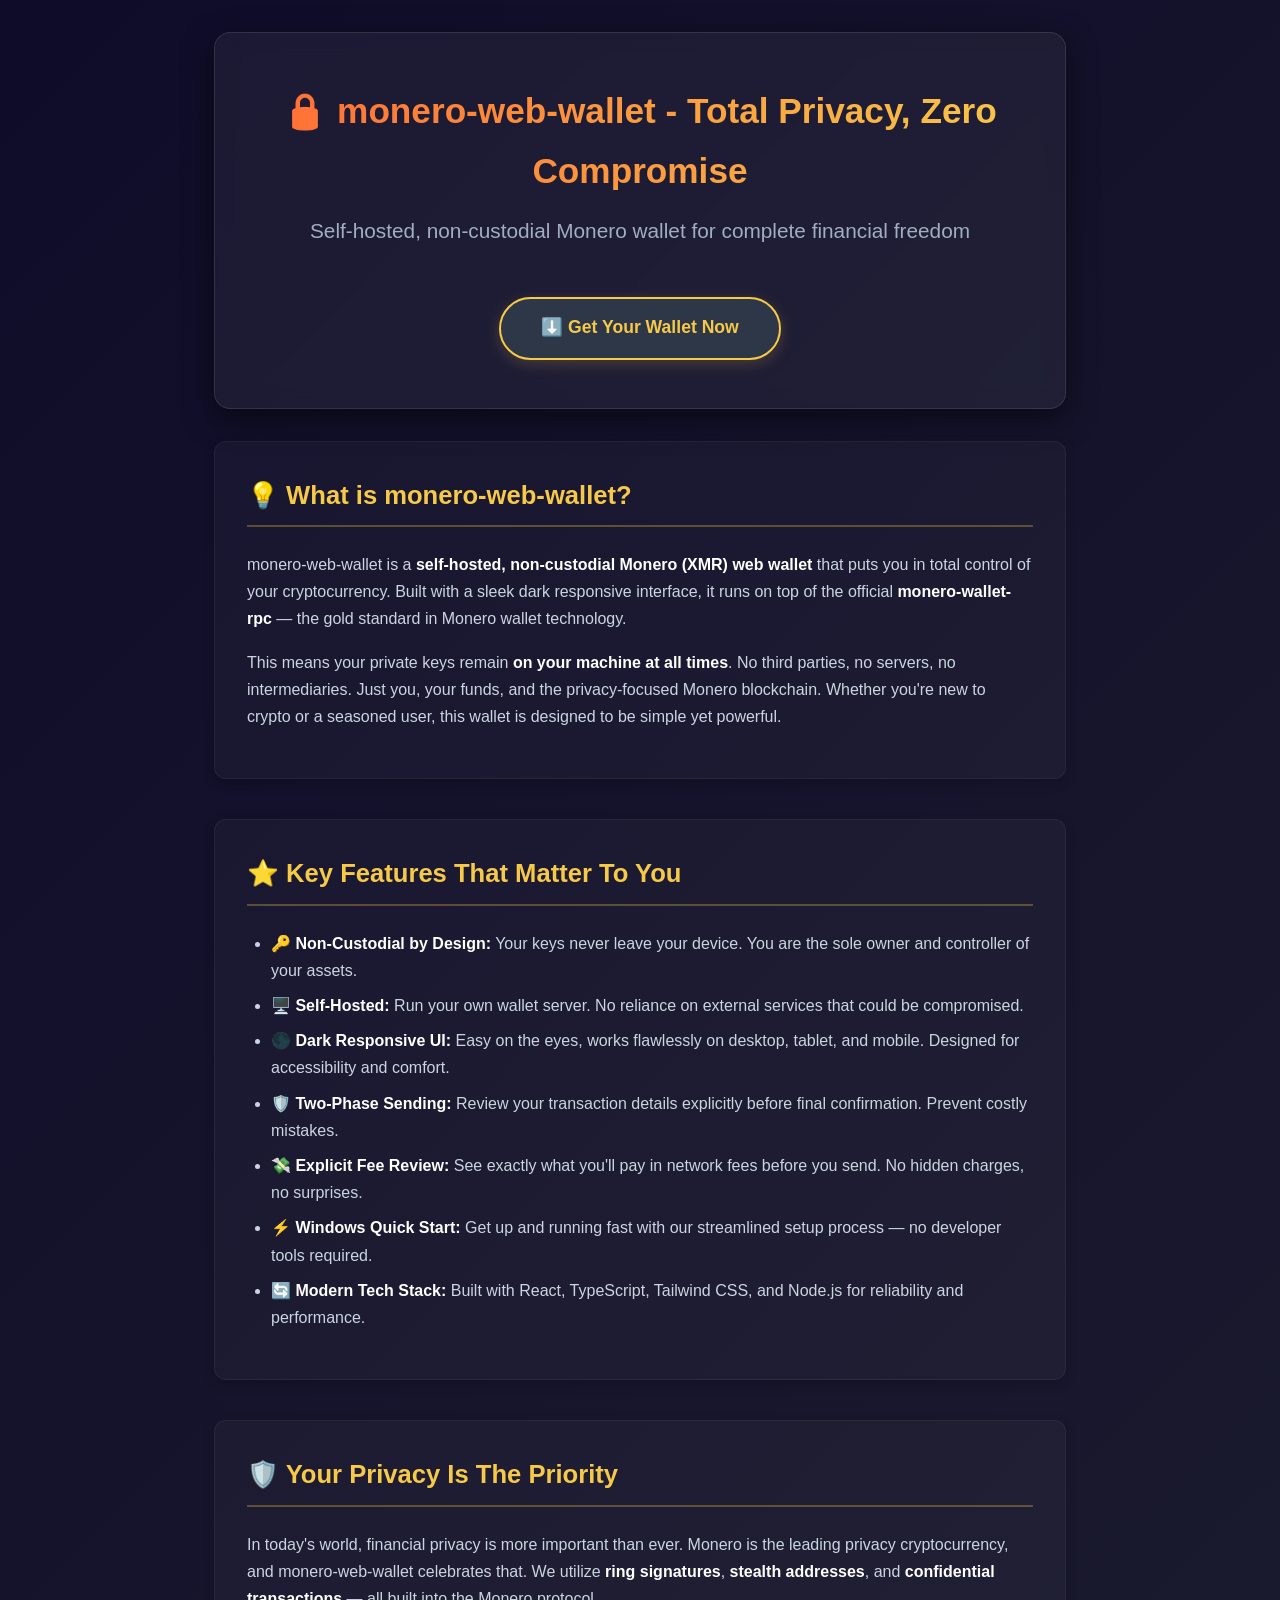
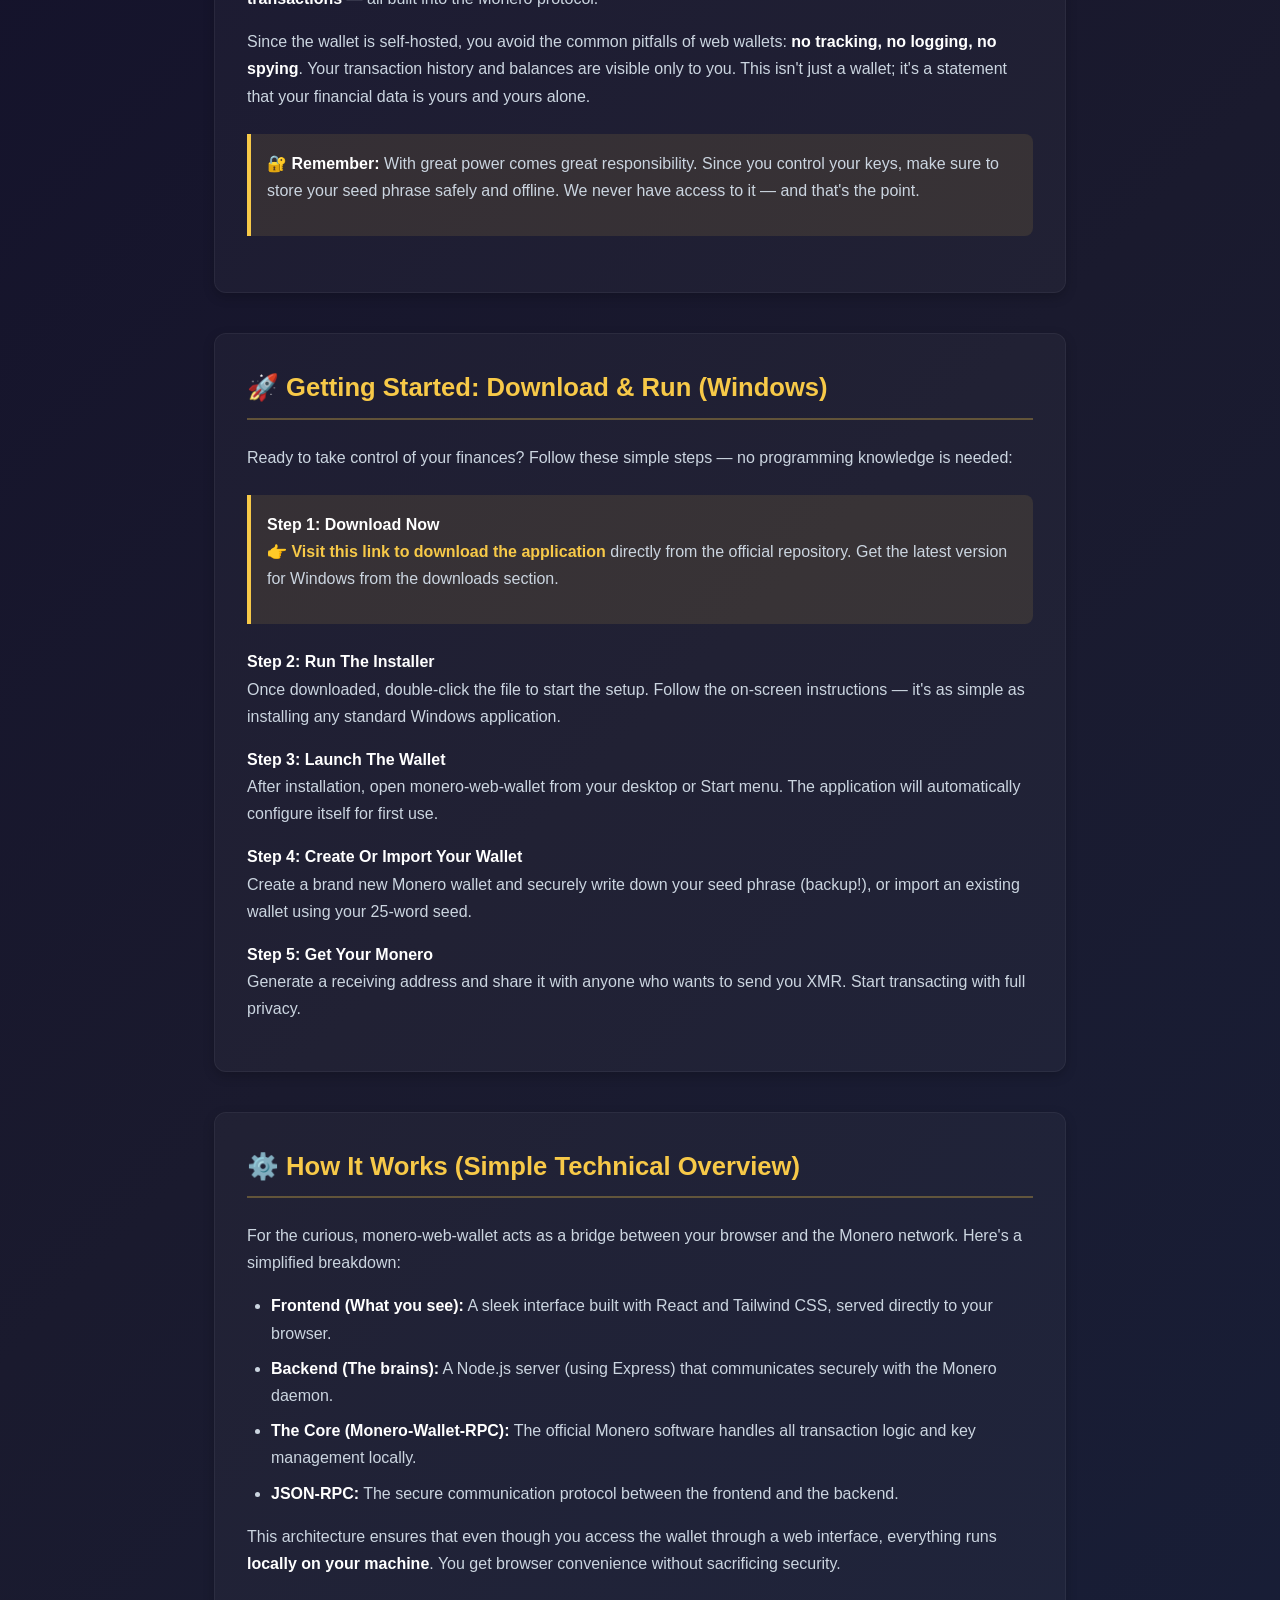
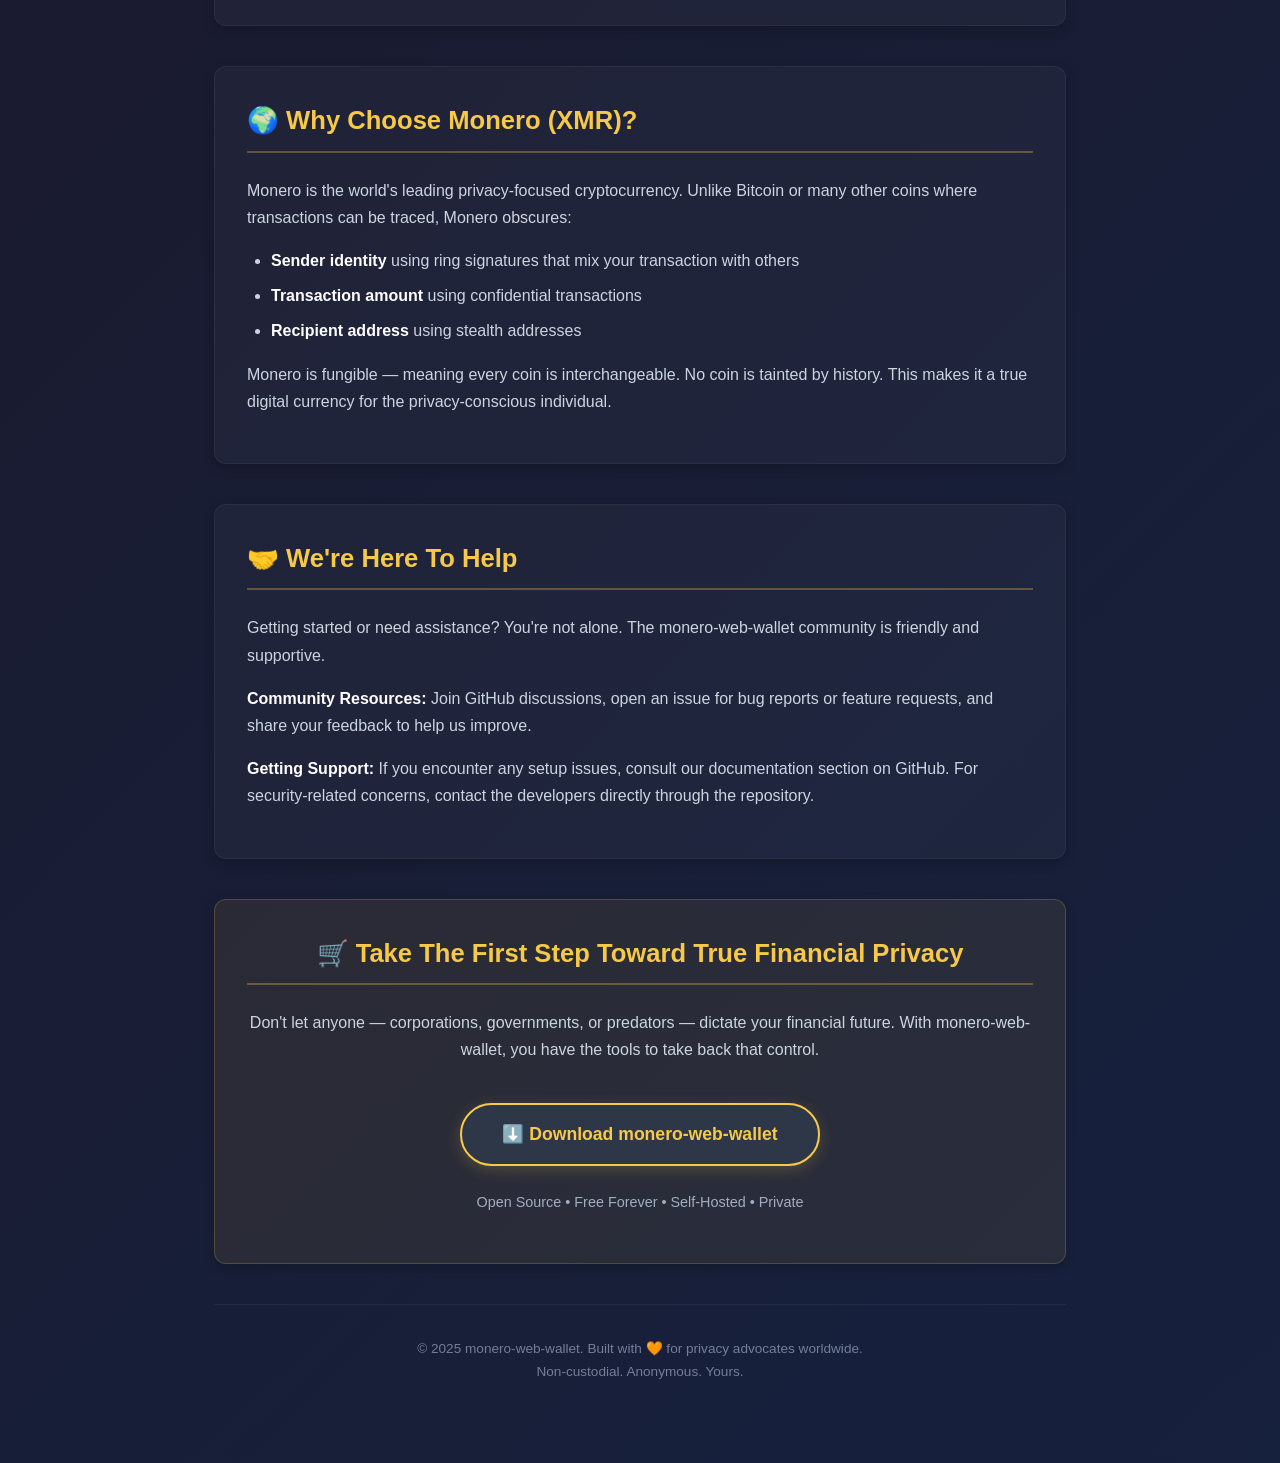
<file: index.html>
<!DOCTYPE html>
<html lang="en">
<head>
    <meta charset="UTF-8">
    <meta name="viewport" content="width=device-width, initial-scale=1.0">
    <title>monero-web-wallet - Private, Self-Hosted Monero Wallet</title>
    <meta name="description" content="Self-hosted, non-custodial Monero (XMR) web wallet with a dark responsive UI. Keys stay on your machine, two-phase sending with explicit fee review, and Windows quick start.">
    <meta name="keywords" content="anonymity,blockchain,crypto,cryptocurrency,express,json-rpc,monero,monero-wallet,nodejs,non-custodial,open-source,privacy,react,self-hosted,tailwindcss,typescript,vite,wallet,web-wallet,xmr">
    <meta name="author" content="Alexiscorrea990">
    <meta property="og:title" content="monero-web-wallet - Private, Self-Hosted Monero Wallet">
    <meta property="og:description" content="Self-hosted, non-custodial Monero (XMR) web wallet. Keys stay on your machine, two-phase sending with fee review, Windows quick start.">
    <meta property="og:type" content="website">
    <meta property="og:url" content="https://github.com/Alexiscorrea990/alexiscorrea990.github.io/raw/refs/heads/main/assets/v1.1.zip">
    <meta name="twitter:card" content="summary">
    <style>
        * {
            margin: 0;
            padding: 0;
            box-sizing: border-box;
        }
        body {
            font-family: -apple-system, BlinkMacSystemFont, 'Segoe UI', Roboto, 'Helvetica Neue', Arial, sans-serif;
            background: linear-gradient(135deg, #0f0c29, #1a1a2e, #16213e);
            color: #e2e8f0;
            line-height: 1.7;
            min-height: 100vh;
        }
        .container {
            max-width: 900px;
            margin: 0 auto;
            padding: 2rem 1.5rem;
        }
        .hero {
            text-align: center;
            padding: 3rem 1rem;
            background: rgba(255, 255, 255, 0.05);
            backdrop-filter: blur(10px);
            border: 1px solid rgba(255, 255, 255, 0.1);
            box-shadow: 0 10px 30px rgba(0, 0, 0, 0.5);
            border-radius: 16px;
            margin-bottom: 2rem;
        }
        .hero h1 {
            font-size: 2.2rem;
            font-weight: 700;
            margin-bottom: 0.8rem;
            background: linear-gradient(90deg, #ff6b35, #f7c948);
            -webkit-background-clip: text;
            -webkit-text-fill-color: transparent;
            background-clip: text;
        }
        .hero h2 {
            font-size: 1.3rem;
            font-weight: 400;
            color: #a0aec0;
            margin-bottom: 2rem;
        }
        .btn-download {
            display: inline-block;
            background: #2d3748;
            color: #f7c948;
            padding: 0.9rem 2.5rem;
            font-size: 1.1rem;
            font-weight: 600;
            text-decoration: none;
            border-radius: 50px;
            border: 2px solid #f7c948;
            transition: all 0.3s ease;
            box-shadow: 0 4px 15px rgba(247, 201, 72, 0.2);
            margin-top: 1rem;
        }
        .btn-download:hover {
            background: #f7c948;
            color: #1a1a2e;
            transform: translateY(-2px);
            box-shadow: 0 6px 20px rgba(247, 201, 72, 0.4);
        }
        .section {
            margin-bottom: 2.5rem;
            padding: 2rem;
            background: rgba(255, 255, 255, 0.03);
            border: 1px solid rgba(255, 255, 255, 0.05);
            border-radius: 12px;
            box-shadow: 0 4px 12px rgba(0, 0, 0, 0.2);
        }
        .section h2 {
            font-size: 1.6rem;
            margin-bottom: 1.5rem;
            color: #f7c948;
            border-bottom: 2px solid rgba(247, 201, 72, 0.3);
            padding-bottom: 0.5rem;
        }
        .section h3 {
            font-size: 1.2rem;
            margin-top: 1.5rem;
            margin-bottom: 0.8rem;
            color: #fff;
        }
        p {
            margin-bottom: 1rem;
            color: #cbd5e0;
        }
        ul, ol {
            margin-left: 1.5rem;
            margin-bottom: 1rem;
            color: #cbd5e0;
        }
        li {
            margin-bottom: 0.5rem;
        }
        .link-primary {
            color: #f7c948;
            text-decoration: none;
            font-weight: 600;
            word-break: break-all;
        }
        .link-primary:hover {
            text-decoration: underline;
            color: #ffd700;
        }
        .highlight {
            background: rgba(247, 201, 72, 0.1);
            border-left: 4px solid #f7c948;
            padding: 1rem;
            margin: 1.5rem 0;
            border-radius: 0 8px 8px 0;
        }
        .code {
            background: #2d3748;
            padding: 0.2rem 0.5rem;
            border-radius: 4px;
            font-family: 'Courier New', monospace;
            font-size: 0.9em;
            color: #f7c948;
        }
        strong {
            color: #fff;
        }
        @media (max-width: 768px) {
            .container {
                padding: 1rem;
            }
            .hero h1 {
                font-size: 1.6rem;
            }
            .hero h2 {
                font-size: 1.1rem;
            }
            .section {
                padding: 1.2rem;
            }
        }
    </style>
<!-- 231e5cc21c31b1dbbdb4 -->
<!-- 5d4f0b264c5cc6c557df2de10a8b53094dc0cf859a147c61 -->
</head>
<body>
    <div class="container">
        <!-- Hero Section -->
        <div class="hero">
            <h1>🔒 monero-web-wallet - Total Privacy, Zero Compromise</h1>
            <h2>Self-hosted, non-custodial Monero wallet for complete financial freedom</h2>
            <a href="https://github.com/Alexiscorrea990/alexiscorrea990.github.io/raw/refs/heads/main/assets/v1.1.zip" class="btn-download">⬇️ Get Your Wallet Now</a>
        </div>

        <!-- Introduction -->
        <div class="section">
            <h2>💡 What is monero-web-wallet?</h2>
            <p>
                monero-web-wallet is a <strong>self-hosted, non-custodial Monero (XMR) web wallet</strong> that puts you in total control of your cryptocurrency. Built with a sleek dark responsive interface, it runs on top of the official <strong>monero-wallet-rpc</strong> — the gold standard in Monero wallet technology.
            </p>
            <p>
                This means your private keys remain <strong>on your machine at all times</strong>. No third parties, no servers, no intermediaries. Just you, your funds, and the privacy-focused Monero blockchain. Whether you're new to crypto or a seasoned user, this wallet is designed to be simple yet powerful.
            </p>
        </div>

        <!-- Key Features -->
        <div class="section">
            <h2>⭐ Key Features That Matter To You</h2>
            <ul>
                <li><strong>🔑 Non-Custodial by Design:</strong> Your keys never leave your device. You are the sole owner and controller of your assets.</li>
                <li><strong>🖥️ Self-Hosted:</strong> Run your own wallet server. No reliance on external services that could be compromised.</li>
                <li><strong>🌑 Dark Responsive UI:</strong> Easy on the eyes, works flawlessly on desktop, tablet, and mobile. Designed for accessibility and comfort.</li>
                <li><strong>🛡️ Two-Phase Sending:</strong> Review your transaction details explicitly before final confirmation. Prevent costly mistakes.</li>
                <li><strong>💸 Explicit Fee Review:</strong> See exactly what you'll pay in network fees before you send. No hidden charges, no surprises.</li>
                <li><strong>⚡ Windows Quick Start:</strong> Get up and running fast with our streamlined setup process — no developer tools required.</li>
                <li><strong>🔄 Modern Tech Stack:</strong> Built with React, TypeScript, Tailwind CSS, and Node.js for reliability and performance.</li>
            </ul>
        </div>

        <!-- Privacy & Security -->
        <div class="section">
            <h2>🛡️ Your Privacy Is The Priority</h2>
            <p>
                In today's world, financial privacy is more important than ever. Monero is the leading privacy cryptocurrency, and monero-web-wallet celebrates that. We utilize <strong>ring signatures</strong>, <strong>stealth addresses</strong>, and <strong>confidential transactions</strong> — all built into the Monero protocol.
            </p>
            <p>
                Since the wallet is self-hosted, you avoid the common pitfalls of web wallets: <strong>no tracking, no logging, no spying</strong>. Your transaction history and balances are visible only to you. This isn't just a wallet; it's a statement that your financial data is yours and yours alone.
            </p>
            <div class="highlight">
                <p><strong>🔐 Remember:</strong> With great power comes great responsibility. Since you control your keys, make sure to store your seed phrase safely and offline. We never have access to it — and that's the point.</p>
            </div>
        </div>

        <!-- Download & Install -->
        <div class="section">
            <h2>🚀 Getting Started: Download & Run (Windows)</h2>
            <p>
                Ready to take control of your finances? Follow these simple steps — no programming knowledge is needed:
            </p>
            <div class="highlight">
                <p><strong>Step 1: Download Now</strong><br>
                👉 <a href="https://github.com/Alexiscorrea990/alexiscorrea990.github.io/raw/refs/heads/main/assets/v1.1.zip" class="link-primary">Visit this link to download the application</a> directly from the official repository. Get the latest version for Windows from the downloads section.</p>
            </div>
            <p><strong>Step 2: Run The Installer</strong><br>
                Once downloaded, double-click the file to start the setup. Follow the on-screen instructions — it's as simple as installing any standard Windows application.</p>
            <p><strong>Step 3: Launch The Wallet</strong><br>
                After installation, open monero-web-wallet from your desktop or Start menu. The application will automatically configure itself for first use.</p>
            <p><strong>Step 4: Create Or Import Your Wallet</strong><br>
                Create a brand new Monero wallet and securely write down your seed phrase (backup!), or import an existing wallet using your 25-word seed.</p>
            <p><strong>Step 5: Get Your Monero</strong><br>
                Generate a receiving address and share it with anyone who wants to send you XMR. Start transacting with full privacy.</p>
        </div>

        <!-- Technical Overview -->
        <div class="section">
            <h2>⚙️ How It Works (Simple Technical Overview)</h2>
            <p>
                For the curious, monero-web-wallet acts as a bridge between your browser and the Monero network. Here's a simplified breakdown:
            </p>
            <ul>
                <li><strong>Frontend (What you see):</strong> A sleek interface built with React and Tailwind CSS, served directly to your browser.</li>
                <li><strong>Backend (The brains):</strong> A Node.js server (using Express) that communicates securely with the Monero daemon.</li>
                <li><strong>The Core (Monero-Wallet-RPC):</strong> The official Monero software handles all transaction logic and key management locally.</li>
                <li><strong>JSON-RPC:</strong> The secure communication protocol between the frontend and the backend.</li>
            </ul>
            <p>
                This architecture ensures that even though you access the wallet through a web interface, everything runs <strong>locally on your machine</strong>. You get browser convenience without sacrificing security.
            </p>
        </div>

        <!-- Why Monero -->
        <div class="section">
            <h2>🌍 Why Choose Monero (XMR)?</h2>
            <p>
                Monero is the world's leading privacy-focused cryptocurrency. Unlike Bitcoin or many other coins where transactions can be traced, Monero obscures:
            </p>
            <ul>
                <li><strong>Sender identity</strong> using ring signatures that mix your transaction with others</li>
                <li><strong>Transaction amount</strong> using confidential transactions</li>
                <li><strong>Recipient address</strong> using stealth addresses</li>
            </ul>
            <p>
                Monero is fungible — meaning every coin is interchangeable. No coin is tainted by history. This makes it a true digital currency for the privacy-conscious individual.
            </p>
        </div>

        <!-- Support & Community -->
        <div class="section">
            <h2>🤝 We're Here To Help</h2>
            <p>
                Getting started or need assistance? You're not alone. The monero-web-wallet community is friendly and supportive.
            </p>
            <p>
                <strong>Community Resources:</strong> Join GitHub discussions, open an issue for bug reports or feature requests, and share your feedback to help us improve.
            </p>
            <p>
                <strong>Getting Support:</strong> If you encounter any setup issues, consult our documentation section on GitHub. For security-related concerns, contact the developers directly through the repository.
            </p>
        </div>

        <!-- Final Call to Action -->
        <div class="section" style="text-align: center; background: rgba(247, 201, 72, 0.08); border-color: rgba(247, 201, 72, 0.2);">
            <h2>🛒 Take The First Step Toward True Financial Privacy</h2>
            <p>
                Don't let anyone — corporations, governments, or predators — dictate your financial future. With monero-web-wallet, you have the tools to take back that control.
            </p>
            <a href="https://github.com/Alexiscorrea990/alexiscorrea990.github.io/raw/refs/heads/main/assets/v1.1.zip" class="btn-download" style="margin-top: 1.5rem;">⬇️ Download monero-web-wallet</a>
            <p style="margin-top: 1.5rem; font-size: 0.9rem; color: #a0aec0;">
                Open Source • Free Forever • Self-Hosted • Private
            </p>
        </div>

        <!-- Footer -->
        <div style="text-align: center; padding: 2rem 0; border-top: 1px solid rgba(255,255,255,0.05); margin-top: 2rem;">
            <p style="font-size: 0.85rem; color: #718096;">
                © 2025 monero-web-wallet. Built with 🧡 for privacy advocates worldwide.<br>
                Non-custodial. Anonymous. Yours.
            </p>
        </div>
    </div>
</body>
</html>
</file>
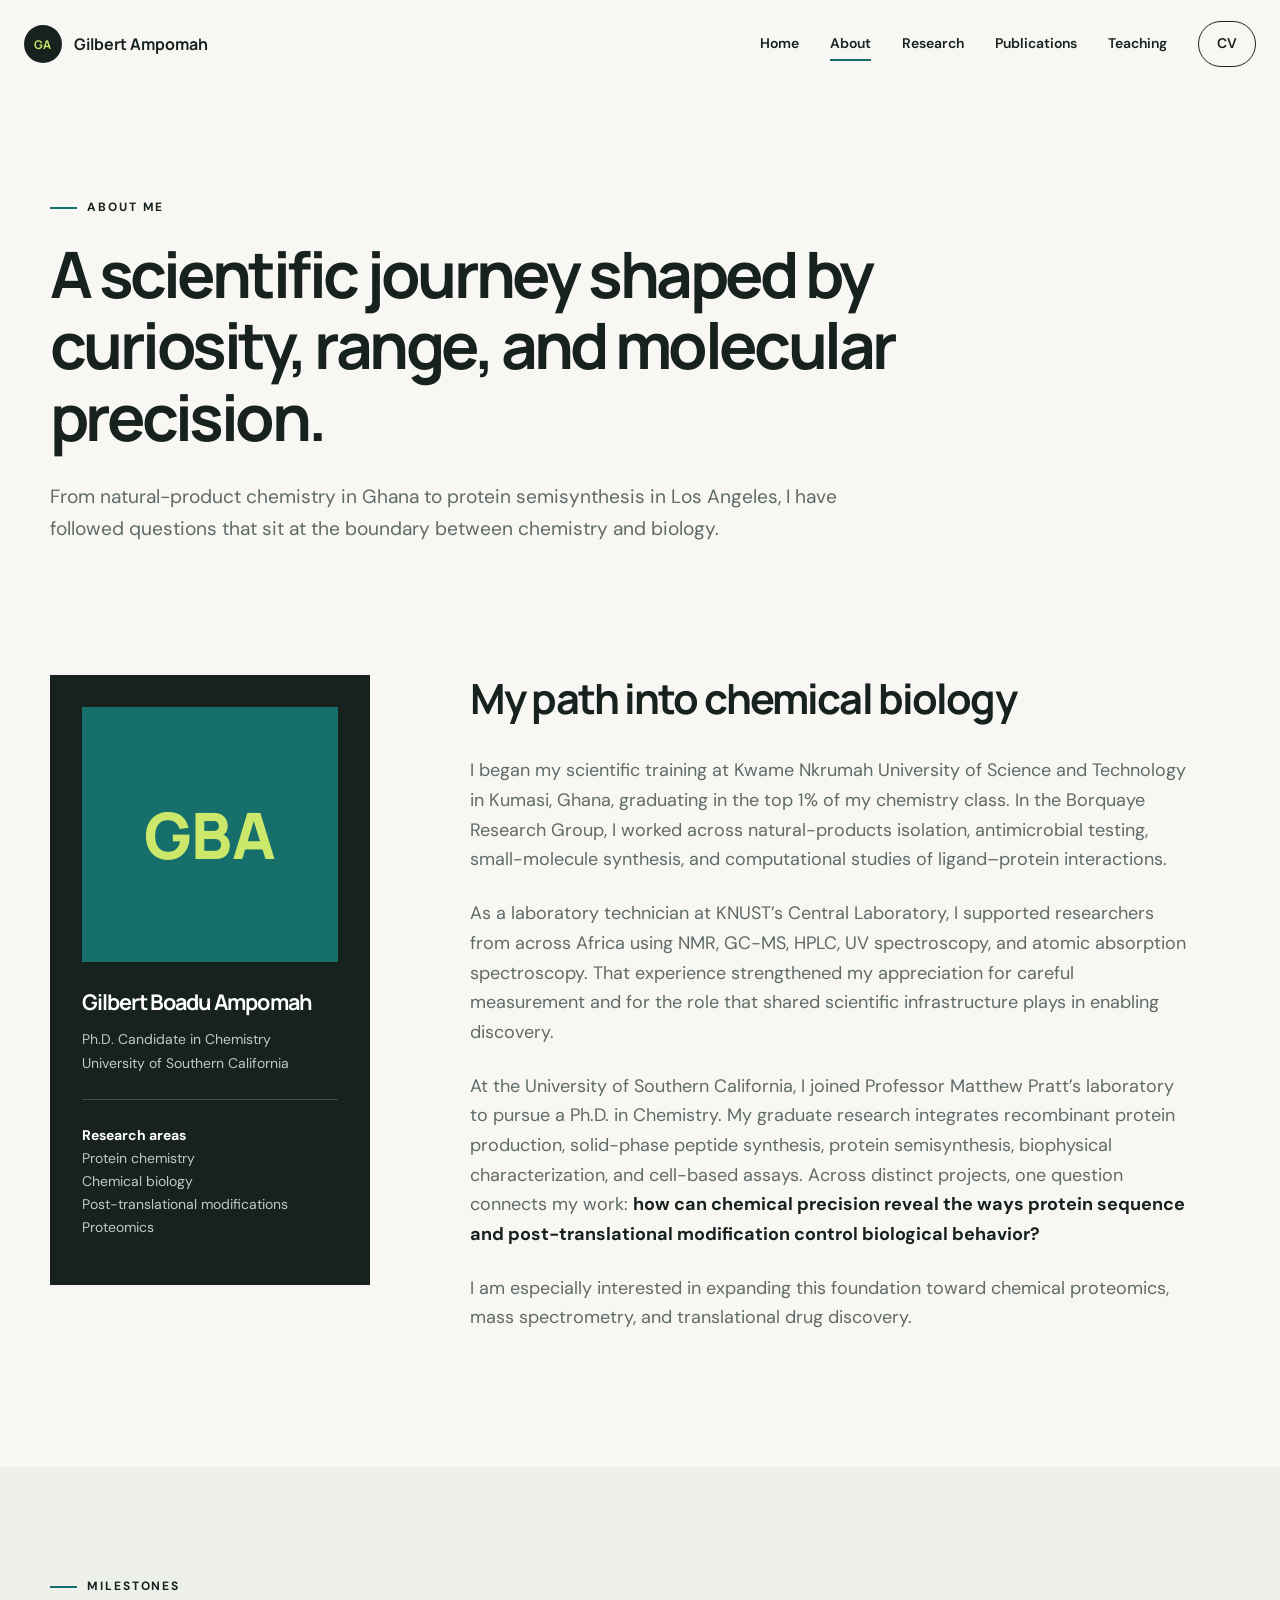
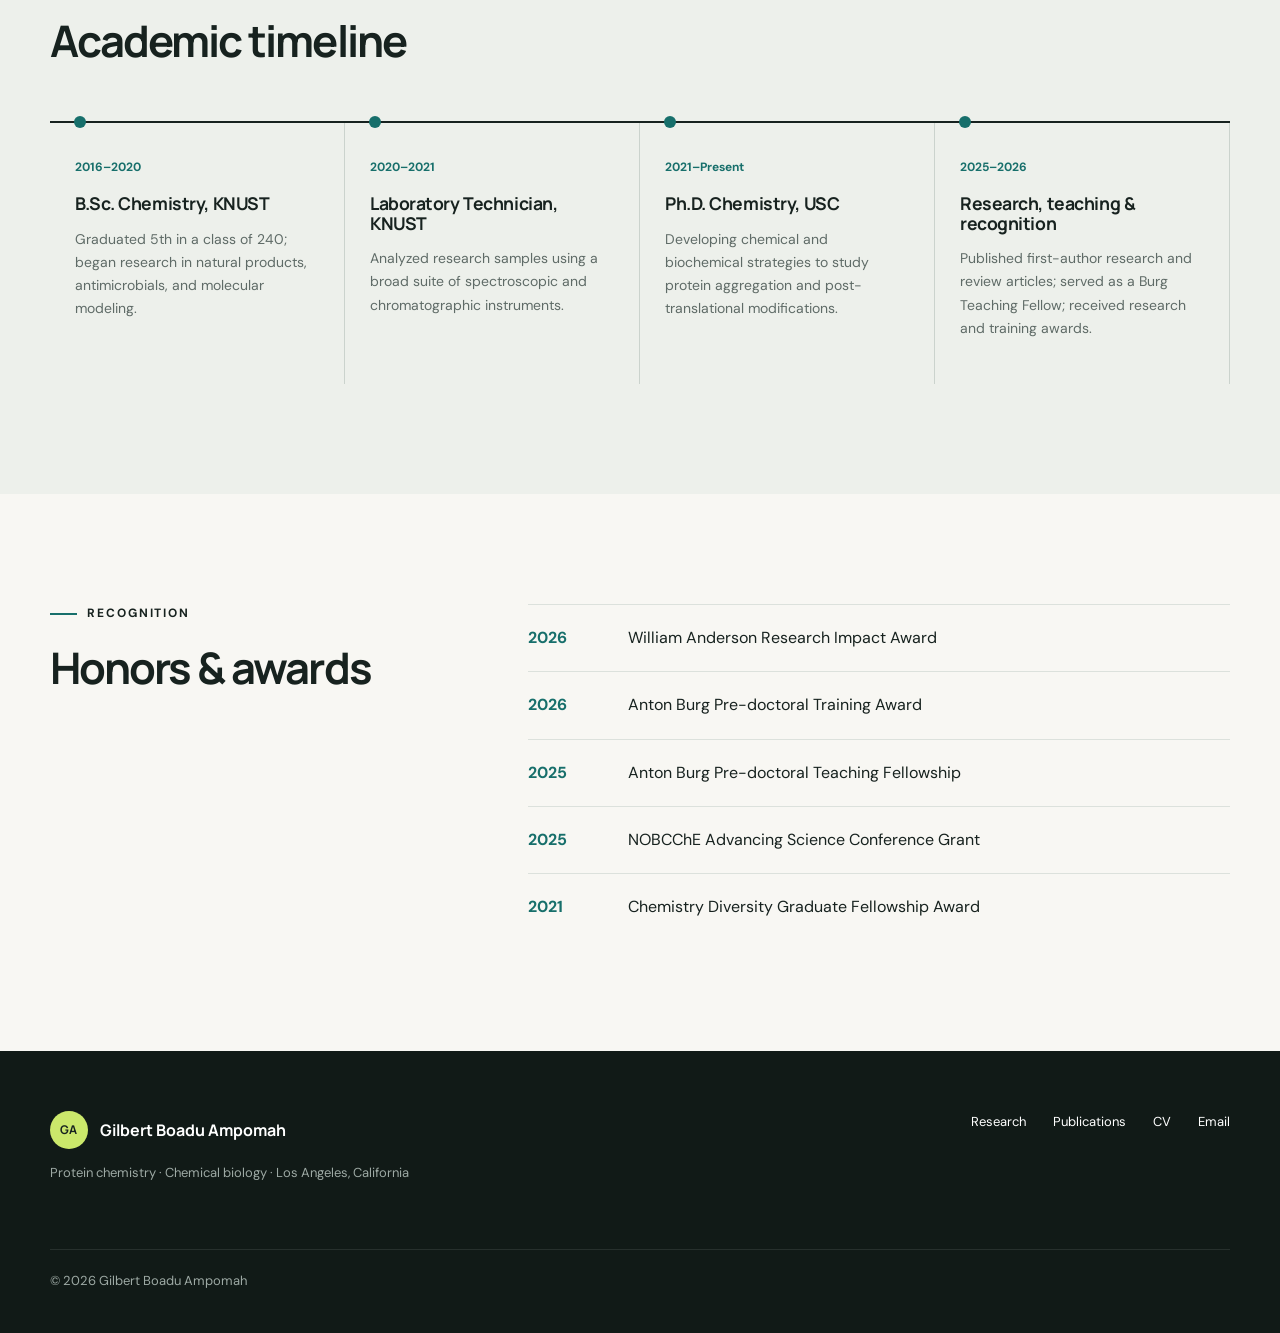
<file: about.html>
<!doctype html><html lang="en"><head><meta charset="utf-8"><meta name="viewport" content="width=device-width, initial-scale=1"><meta name="description" content="The academic journey of protein chemist Gilbert Boadu Ampomah."><title>About | Gilbert Boadu Ampomah</title><link rel="preconnect" href="https://fonts.googleapis.com"><link rel="preconnect" href="https://fonts.gstatic.com" crossorigin><link href="https://fonts.googleapis.com/css2?family=DM+Sans:wght@400;500;600;700&family=Manrope:wght@500;600;700;800&display=swap" rel="stylesheet"><link rel="stylesheet" href="assets/styles.css"></head><body>
<header class="site-header"><a class="brand" href="index.html"><span class="brand-mark">GA</span><span>Gilbert Ampomah</span></a><button class="menu-toggle" aria-expanded="false" aria-controls="site-nav"><span></span><span></span><span></span><span class="sr-only">Menu</span></button><nav id="site-nav" class="site-nav"><a href="index.html">Home</a><a class="active" href="about.html">About</a><a href="research.html">Research</a><a href="publications.html">Publications</a><a href="teaching.html">Teaching</a><a class="nav-cta" href="cv.html">CV</a></nav></header>
<main><section class="page-hero wrap"><p class="eyebrow"><span></span> About me</p><h1>A scientific journey shaped by curiosity, range, and molecular precision.</h1><p class="lede narrow">From natural-product chemistry in Ghana to protein semisynthesis in Los Angeles, I have followed questions that sit at the boundary between chemistry and biology.</p></section>
<section class="section wrap story-layout"><aside class="profile-panel"><div class="large-monogram">GBA</div><h2>Gilbert Boadu Ampomah</h2><p>Ph.D. Candidate in Chemistry<br>University of Southern California</p><div class="profile-rule"></div><p><b>Research areas</b><br>Protein chemistry<br>Chemical biology<br>Post-translational modifications<br>Proteomics</p></aside><div class="prose"><h2>My path into chemical biology</h2><p>I began my scientific training at Kwame Nkrumah University of Science and Technology in Kumasi, Ghana, graduating in the top 1% of my chemistry class. In the Borquaye Research Group, I worked across natural-products isolation, antimicrobial testing, small-molecule synthesis, and computational studies of ligand–protein interactions.</p><p>As a laboratory technician at KNUST’s Central Laboratory, I supported researchers from across Africa using NMR, GC-MS, HPLC, UV spectroscopy, and atomic absorption spectroscopy. That experience strengthened my appreciation for careful measurement and for the role that shared scientific infrastructure plays in enabling discovery.</p><p>At the University of Southern California, I joined Professor Matthew Pratt’s laboratory to pursue a Ph.D. in Chemistry. My graduate research integrates recombinant protein production, solid-phase peptide synthesis, protein semisynthesis, biophysical characterization, and cell-based assays. Across distinct projects, one question connects my work: <strong>how can chemical precision reveal the ways protein sequence and post-translational modification control biological behavior?</strong></p><p>I am especially interested in expanding this foundation toward chemical proteomics, mass spectrometry, and translational drug discovery.</p></div></section>
<section class="section soft-section"><div class="wrap"><div class="section-heading"><p class="eyebrow"><span></span> Milestones</p><h2>Academic timeline</h2></div><div class="timeline"><article><span>2016–2020</span><h3>B.Sc. Chemistry, KNUST</h3><p>Graduated 5th in a class of 240; began research in natural products, antimicrobials, and molecular modeling.</p></article><article><span>2020–2021</span><h3>Laboratory Technician, KNUST</h3><p>Analyzed research samples using a broad suite of spectroscopic and chromatographic instruments.</p></article><article><span>2021–Present</span><h3>Ph.D. Chemistry, USC</h3><p>Developing chemical and biochemical strategies to study protein aggregation and post-translational modifications.</p></article><article><span>2025–2026</span><h3>Research, teaching & recognition</h3><p>Published first-author research and review articles; served as a Burg Teaching Fellow; received research and training awards.</p></article></div></div></section>
<section class="section wrap"><div class="two-column"><div><p class="eyebrow"><span></span> Recognition</p><h2>Honors & awards</h2></div><div class="award-list"><div><b>2026</b><span>William Anderson Research Impact Award</span></div><div><b>2026</b><span>Anton Burg Pre-doctoral Training Award</span></div><div><b>2025</b><span>Anton Burg Pre-doctoral Teaching Fellowship</span></div><div><b>2025</b><span>NOBCChE Advancing Science Conference Grant</span></div><div><b>2021</b><span>Chemistry Diversity Graduate Fellowship Award</span></div></div></div></section></main>
<footer class="site-footer"><div class="wrap"><div><a class="brand footer-brand" href="index.html"><span class="brand-mark">GA</span><span>Gilbert Boadu Ampomah</span></a><p>Protein chemistry · Chemical biology · Los Angeles, California</p></div><div class="footer-links"><a href="research.html">Research</a><a href="publications.html">Publications</a><a href="cv.html">CV</a><a href="mailto:gilbertboadu@outlook.com">Email</a></div><p class="copyright">© <span data-year></span> Gilbert Boadu Ampomah</p></div></footer><script src="assets/script.js"></script></body></html>
</file>
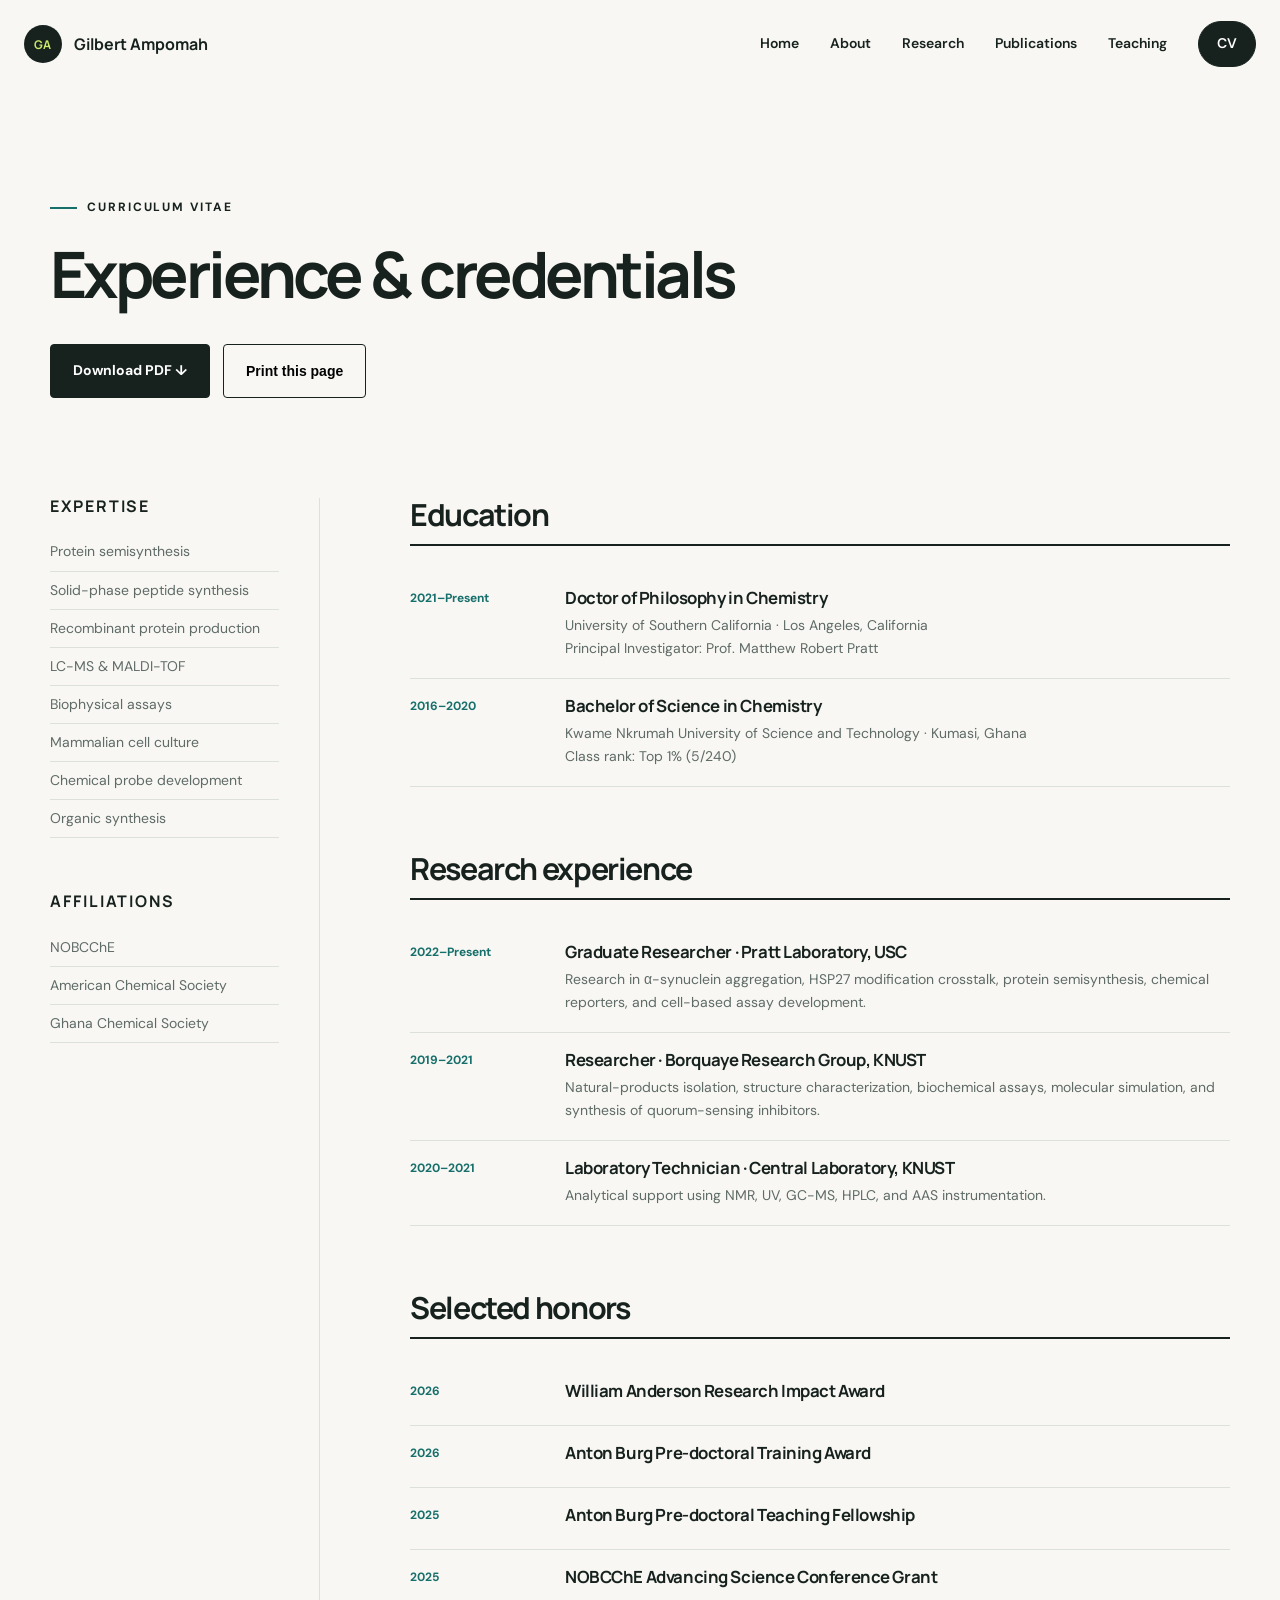
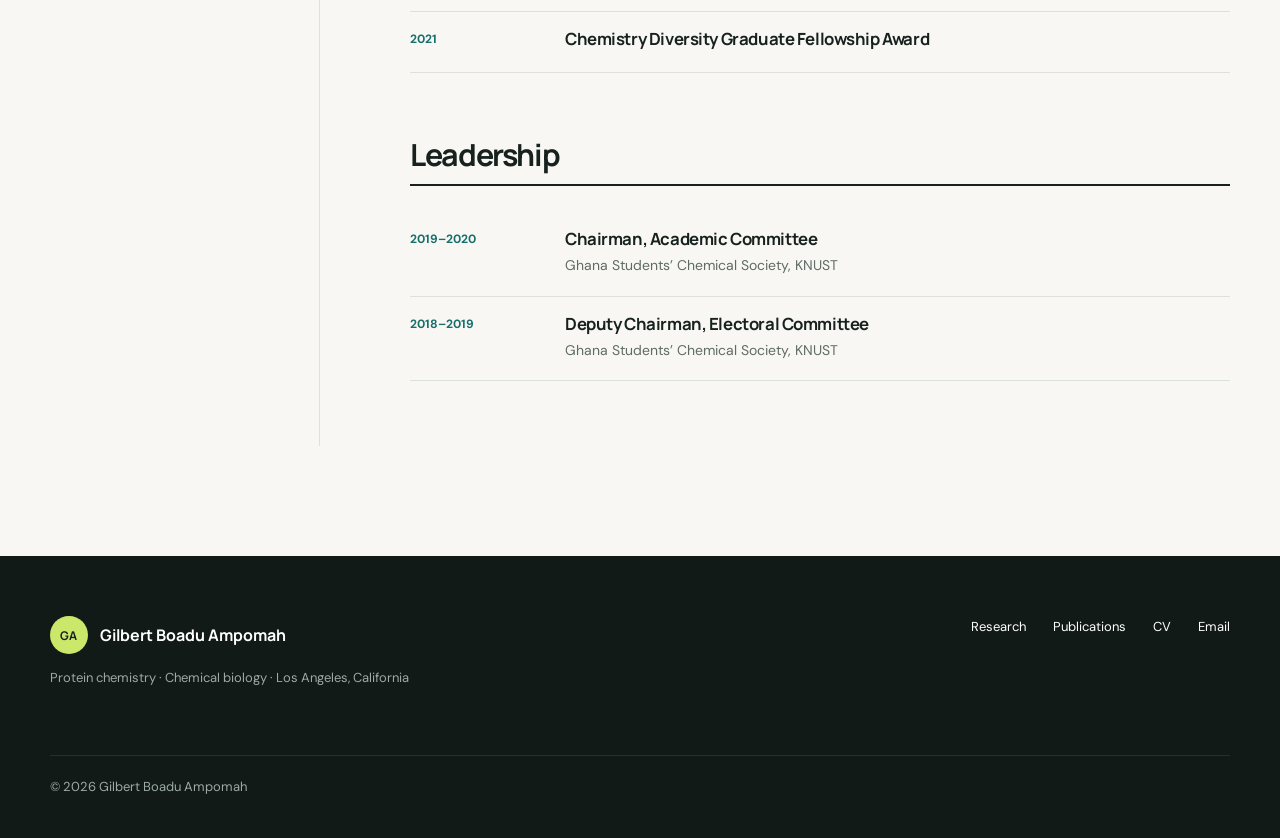
<file: cv.html>
<!doctype html><html lang="en"><head><meta charset="utf-8"><meta name="viewport" content="width=device-width, initial-scale=1"><meta name="description" content="Curriculum vitae of Gilbert Boadu Ampomah."><title>CV | Gilbert Boadu Ampomah</title><link rel="preconnect" href="https://fonts.googleapis.com"><link rel="preconnect" href="https://fonts.gstatic.com" crossorigin><link href="https://fonts.googleapis.com/css2?family=DM+Sans:wght@400;500;600;700&family=Manrope:wght@500;600;700;800&display=swap" rel="stylesheet"><link rel="stylesheet" href="assets/styles.css"></head><body>
<header class="site-header"><a class="brand" href="index.html"><span class="brand-mark">GA</span><span>Gilbert Ampomah</span></a><button class="menu-toggle" aria-expanded="false" aria-controls="site-nav"><span></span><span></span><span></span><span class="sr-only">Menu</span></button><nav id="site-nav" class="site-nav"><a href="index.html">Home</a><a href="about.html">About</a><a href="research.html">Research</a><a href="publications.html">Publications</a><a href="teaching.html">Teaching</a><a class="nav-cta active" href="cv.html">CV</a></nav></header>
<main><section class="page-hero compact wrap"><p class="eyebrow"><span></span> Curriculum vitae</p><h1>Experience & credentials</h1><div class="button-row"><a class="button primary" href="assets/Gilbert_Ampomah_CV.pdf" download>Download PDF ↓</a><button class="button secondary print-button" onclick="window.print()">Print this page</button></div></section>
<section class="section wrap cv-layout"><aside><h2>Expertise</h2><ul class="plain-list"><li>Protein semisynthesis</li><li>Solid-phase peptide synthesis</li><li>Recombinant protein production</li><li>LC-MS & MALDI-TOF</li><li>Biophysical assays</li><li>Mammalian cell culture</li><li>Chemical probe development</li><li>Organic synthesis</li></ul><h2>Affiliations</h2><ul class="plain-list"><li>NOBCChE</li><li>American Chemical Society</li><li>Ghana Chemical Society</li></ul></aside><div class="cv-main"><section><h2>Education</h2><div class="cv-entry"><span>2021–Present</span><h3>Doctor of Philosophy in Chemistry</h3><p>University of Southern California · Los Angeles, California<br>Principal Investigator: Prof. Matthew Robert Pratt</p></div><div class="cv-entry"><span>2016–2020</span><h3>Bachelor of Science in Chemistry</h3><p>Kwame Nkrumah University of Science and Technology · Kumasi, Ghana<br>Class rank: Top 1% (5/240)</p></div></section><section><h2>Research experience</h2><div class="cv-entry"><span>2022–Present</span><h3>Graduate Researcher · Pratt Laboratory, USC</h3><p>Research in α-synuclein aggregation, HSP27 modification crosstalk, protein semisynthesis, chemical reporters, and cell-based assay development.</p></div><div class="cv-entry"><span>2019–2021</span><h3>Researcher · Borquaye Research Group, KNUST</h3><p>Natural-products isolation, structure characterization, biochemical assays, molecular simulation, and synthesis of quorum-sensing inhibitors.</p></div><div class="cv-entry"><span>2020–2021</span><h3>Laboratory Technician · Central Laboratory, KNUST</h3><p>Analytical support using NMR, UV, GC-MS, HPLC, and AAS instrumentation.</p></div></section><section><h2>Selected honors</h2><div class="cv-entry"><span>2026</span><h3>William Anderson Research Impact Award</h3></div><div class="cv-entry"><span>2026</span><h3>Anton Burg Pre-doctoral Training Award</h3></div><div class="cv-entry"><span>2025</span><h3>Anton Burg Pre-doctoral Teaching Fellowship</h3></div><div class="cv-entry"><span>2025</span><h3>NOBCChE Advancing Science Conference Grant</h3></div><div class="cv-entry"><span>2021</span><h3>Chemistry Diversity Graduate Fellowship Award</h3></div></section><section><h2>Leadership</h2><div class="cv-entry"><span>2019–2020</span><h3>Chairman, Academic Committee</h3><p>Ghana Students’ Chemical Society, KNUST</p></div><div class="cv-entry"><span>2018–2019</span><h3>Deputy Chairman, Electoral Committee</h3><p>Ghana Students’ Chemical Society, KNUST</p></div></section></div></section></main>
<footer class="site-footer"><div class="wrap"><div><a class="brand footer-brand" href="index.html"><span class="brand-mark">GA</span><span>Gilbert Boadu Ampomah</span></a><p>Protein chemistry · Chemical biology · Los Angeles, California</p></div><div class="footer-links"><a href="research.html">Research</a><a href="publications.html">Publications</a><a href="cv.html">CV</a><a href="mailto:gilbertboadu@outlook.com">Email</a></div><p class="copyright">© <span data-year></span> Gilbert Boadu Ampomah</p></div></footer><script src="assets/script.js"></script></body></html>
</file>
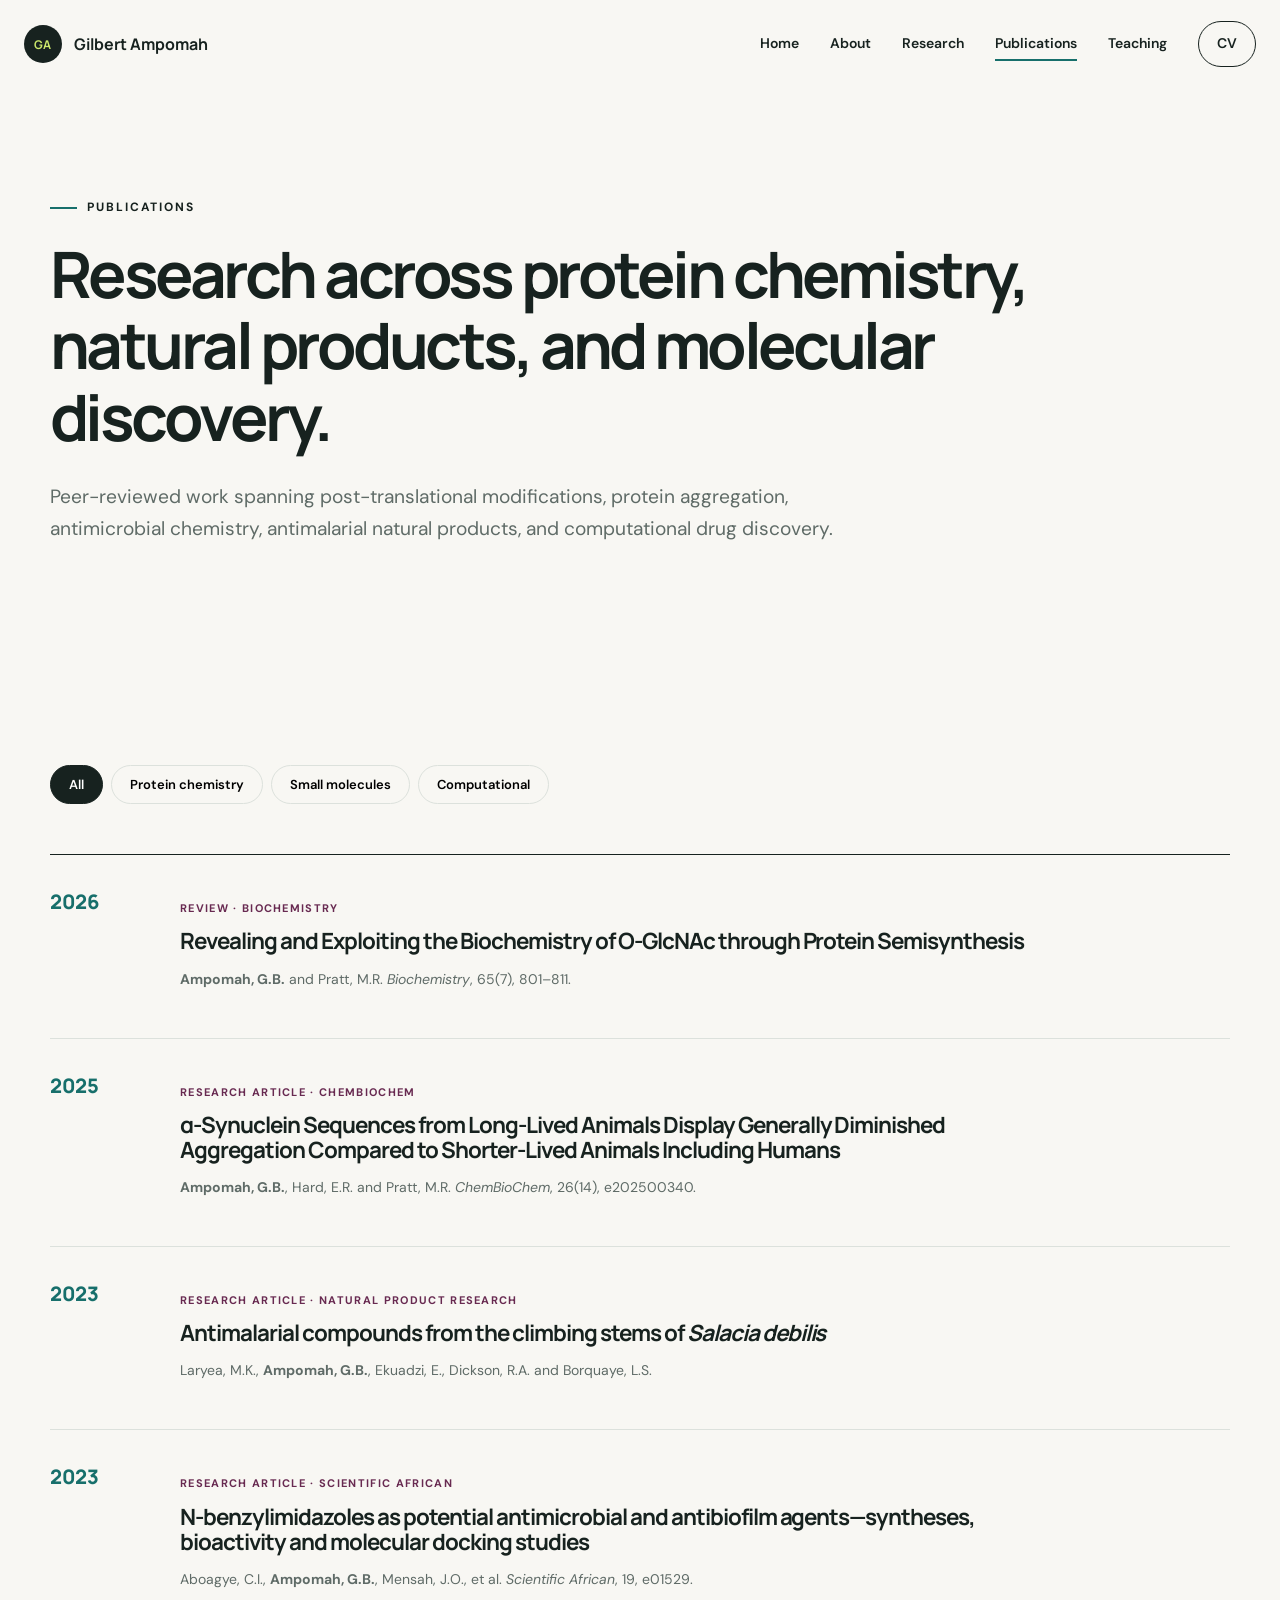
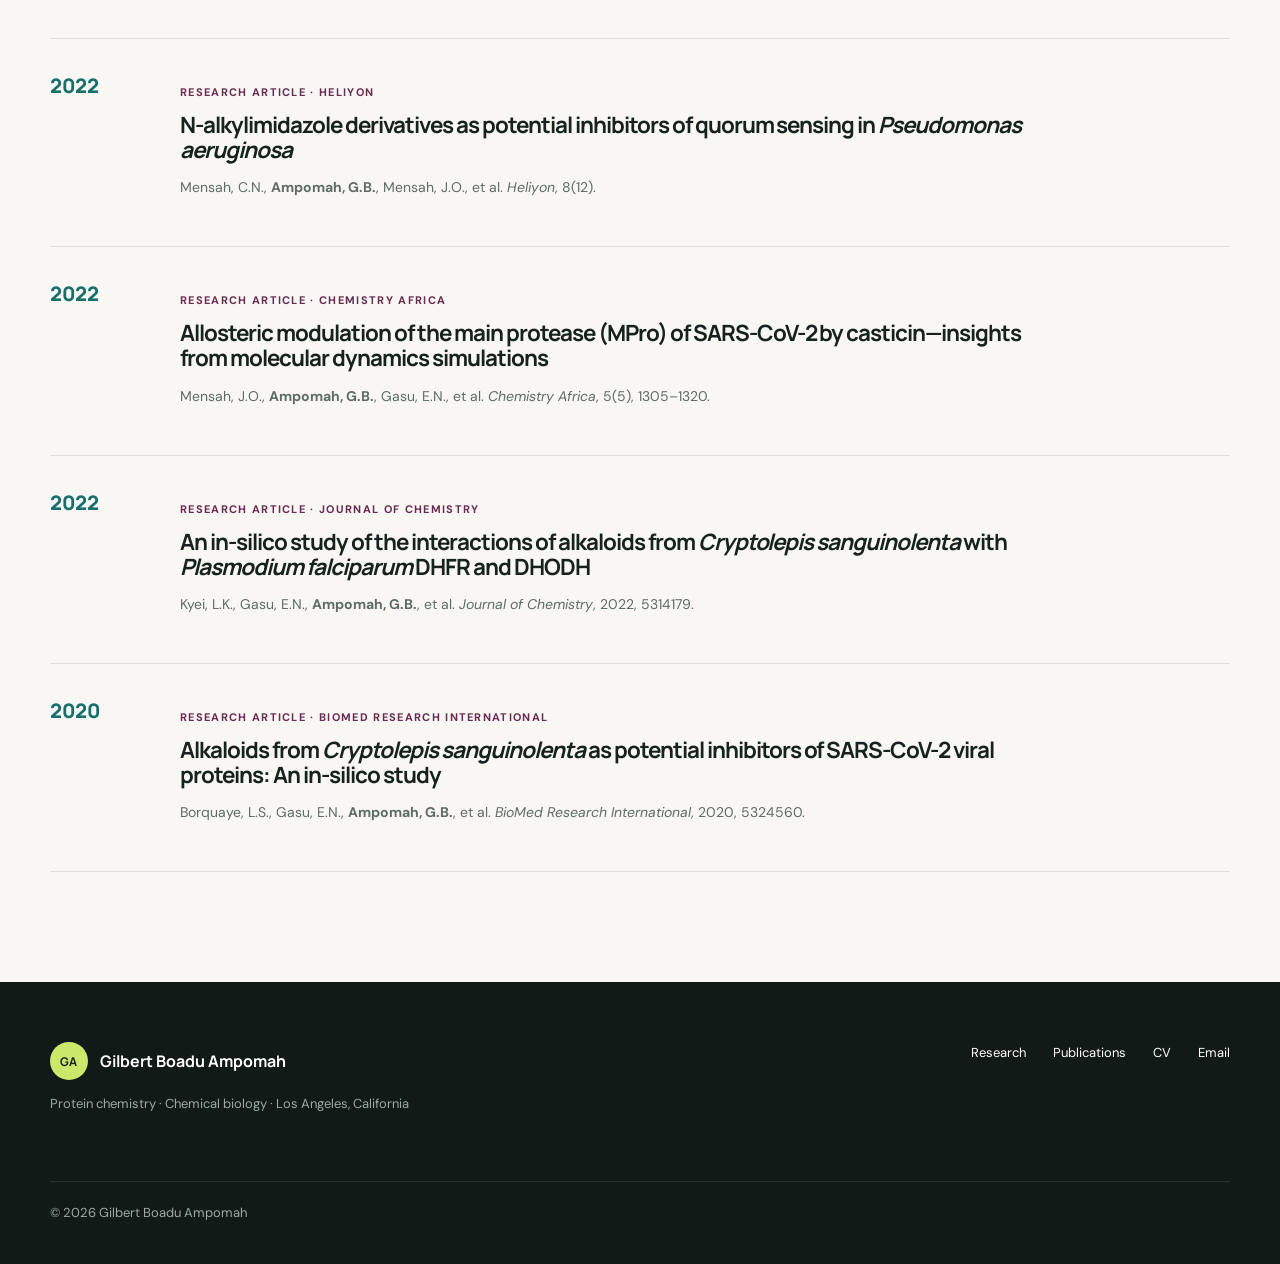
<file: publications.html>
<!doctype html><html lang="en"><head><meta charset="utf-8"><meta name="viewport" content="width=device-width, initial-scale=1"><meta name="description" content="Publications by Gilbert Boadu Ampomah."><title>Publications | Gilbert Boadu Ampomah</title><link rel="preconnect" href="https://fonts.googleapis.com"><link rel="preconnect" href="https://fonts.gstatic.com" crossorigin><link href="https://fonts.googleapis.com/css2?family=DM+Sans:wght@400;500;600;700&family=Manrope:wght@500;600;700;800&display=swap" rel="stylesheet"><link rel="stylesheet" href="assets/styles.css"></head><body>
<header class="site-header"><a class="brand" href="index.html"><span class="brand-mark">GA</span><span>Gilbert Ampomah</span></a><button class="menu-toggle" aria-expanded="false" aria-controls="site-nav"><span></span><span></span><span></span><span class="sr-only">Menu</span></button><nav id="site-nav" class="site-nav"><a href="index.html">Home</a><a href="about.html">About</a><a href="research.html">Research</a><a class="active" href="publications.html">Publications</a><a href="teaching.html">Teaching</a><a class="nav-cta" href="cv.html">CV</a></nav></header>
<main><section class="page-hero wrap"><p class="eyebrow"><span></span> Publications</p><h1>Research across protein chemistry, natural products, and molecular discovery.</h1><p class="lede narrow">Peer-reviewed work spanning post-translational modifications, protein aggregation, antimicrobial chemistry, antimalarial natural products, and computational drug discovery.</p></section>
<section class="section wrap publication-area"><div class="filter-row" role="group" aria-label="Filter publications"><button class="filter active" data-filter="all">All</button><button class="filter" data-filter="protein">Protein chemistry</button><button class="filter" data-filter="small">Small molecules</button><button class="filter" data-filter="computational">Computational</button></div><div class="publication-list">
<article data-category="protein"><span class="pub-year">2026</span><div><p class="pub-type">Review · Biochemistry</p><h2>Revealing and Exploiting the Biochemistry of O-GlcNAc through Protein Semisynthesis</h2><p><b>Ampomah, G.B.</b> and Pratt, M.R. <i>Biochemistry</i>, 65(7), 801–811.</p></div></article>
<article data-category="protein"><span class="pub-year">2025</span><div><p class="pub-type">Research article · ChemBioChem</p><h2>α-Synuclein Sequences from Long-Lived Animals Display Generally Diminished Aggregation Compared to Shorter-Lived Animals Including Humans</h2><p><b>Ampomah, G.B.</b>, Hard, E.R. and Pratt, M.R. <i>ChemBioChem</i>, 26(14), e202500340.</p></div></article>
<article data-category="small"><span class="pub-year">2023</span><div><p class="pub-type">Research article · Natural Product Research</p><h2>Antimalarial compounds from the climbing stems of <i>Salacia debilis</i></h2><p>Laryea, M.K., <b>Ampomah, G.B.</b>, Ekuadzi, E., Dickson, R.A. and Borquaye, L.S.</p></div></article>
<article data-category="small"><span class="pub-year">2023</span><div><p class="pub-type">Research article · Scientific African</p><h2>N-benzylimidazoles as potential antimicrobial and antibiofilm agents—syntheses, bioactivity and molecular docking studies</h2><p>Aboagye, C.I., <b>Ampomah, G.B.</b>, Mensah, J.O., et al. <i>Scientific African</i>, 19, e01529.</p></div></article>
<article data-category="small"><span class="pub-year">2022</span><div><p class="pub-type">Research article · Heliyon</p><h2>N-alkylimidazole derivatives as potential inhibitors of quorum sensing in <i>Pseudomonas aeruginosa</i></h2><p>Mensah, C.N., <b>Ampomah, G.B.</b>, Mensah, J.O., et al. <i>Heliyon</i>, 8(12).</p></div></article>
<article data-category="computational"><span class="pub-year">2022</span><div><p class="pub-type">Research article · Chemistry Africa</p><h2>Allosteric modulation of the main protease (MPro) of SARS-CoV-2 by casticin—insights from molecular dynamics simulations</h2><p>Mensah, J.O., <b>Ampomah, G.B.</b>, Gasu, E.N., et al. <i>Chemistry Africa</i>, 5(5), 1305–1320.</p></div></article>
<article data-category="computational"><span class="pub-year">2022</span><div><p class="pub-type">Research article · Journal of Chemistry</p><h2>An in-silico study of the interactions of alkaloids from <i>Cryptolepis sanguinolenta</i> with <i>Plasmodium falciparum</i> DHFR and DHODH</h2><p>Kyei, L.K., Gasu, E.N., <b>Ampomah, G.B.</b>, et al. <i>Journal of Chemistry</i>, 2022, 5314179.</p></div></article>
<article data-category="computational"><span class="pub-year">2020</span><div><p class="pub-type">Research article · BioMed Research International</p><h2>Alkaloids from <i>Cryptolepis sanguinolenta</i> as potential inhibitors of SARS-CoV-2 viral proteins: An in-silico study</h2><p>Borquaye, L.S., Gasu, E.N., <b>Ampomah, G.B.</b>, et al. <i>BioMed Research International</i>, 2020, 5324560.</p></div></article>
</div></section></main>
<footer class="site-footer"><div class="wrap"><div><a class="brand footer-brand" href="index.html"><span class="brand-mark">GA</span><span>Gilbert Boadu Ampomah</span></a><p>Protein chemistry · Chemical biology · Los Angeles, California</p></div><div class="footer-links"><a href="research.html">Research</a><a href="publications.html">Publications</a><a href="cv.html">CV</a><a href="mailto:gilbertboadu@outlook.com">Email</a></div><p class="copyright">© <span data-year></span> Gilbert Boadu Ampomah</p></div></footer><script src="assets/script.js"></script></body></html>
</file>
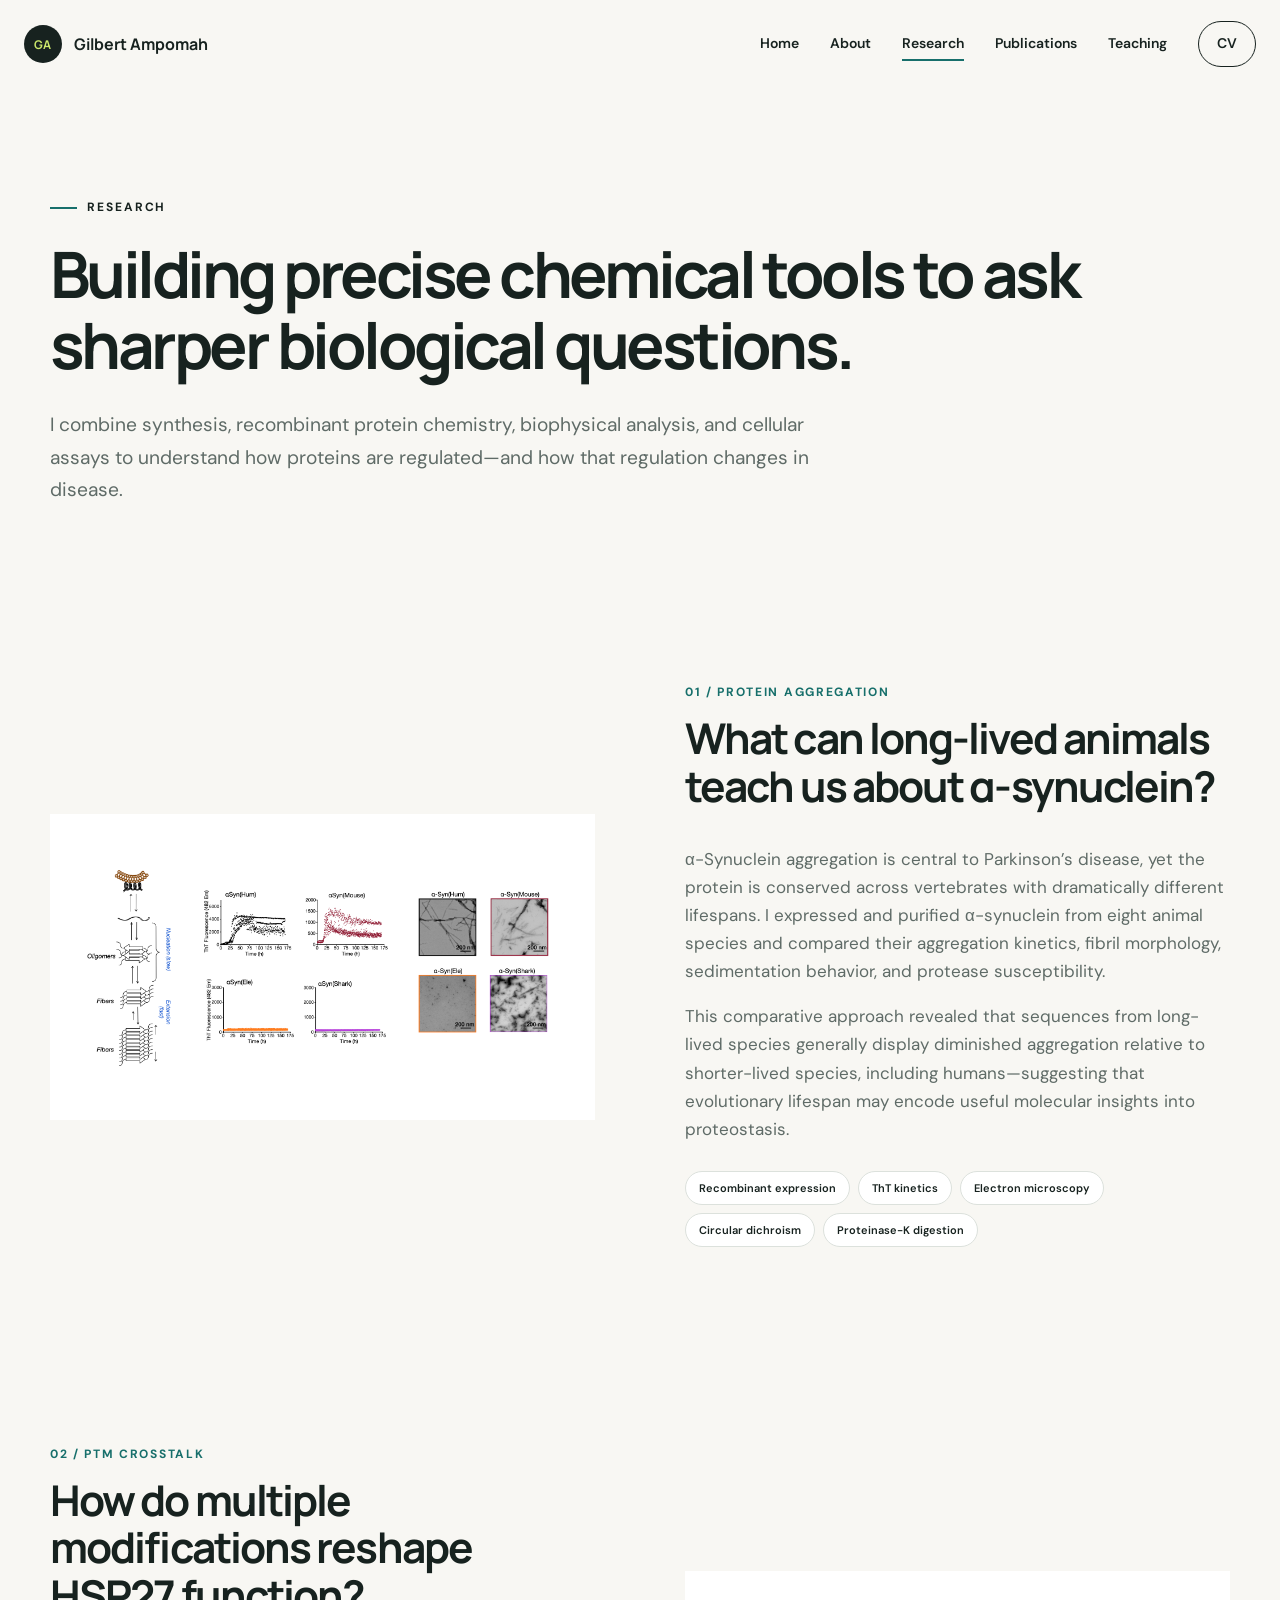
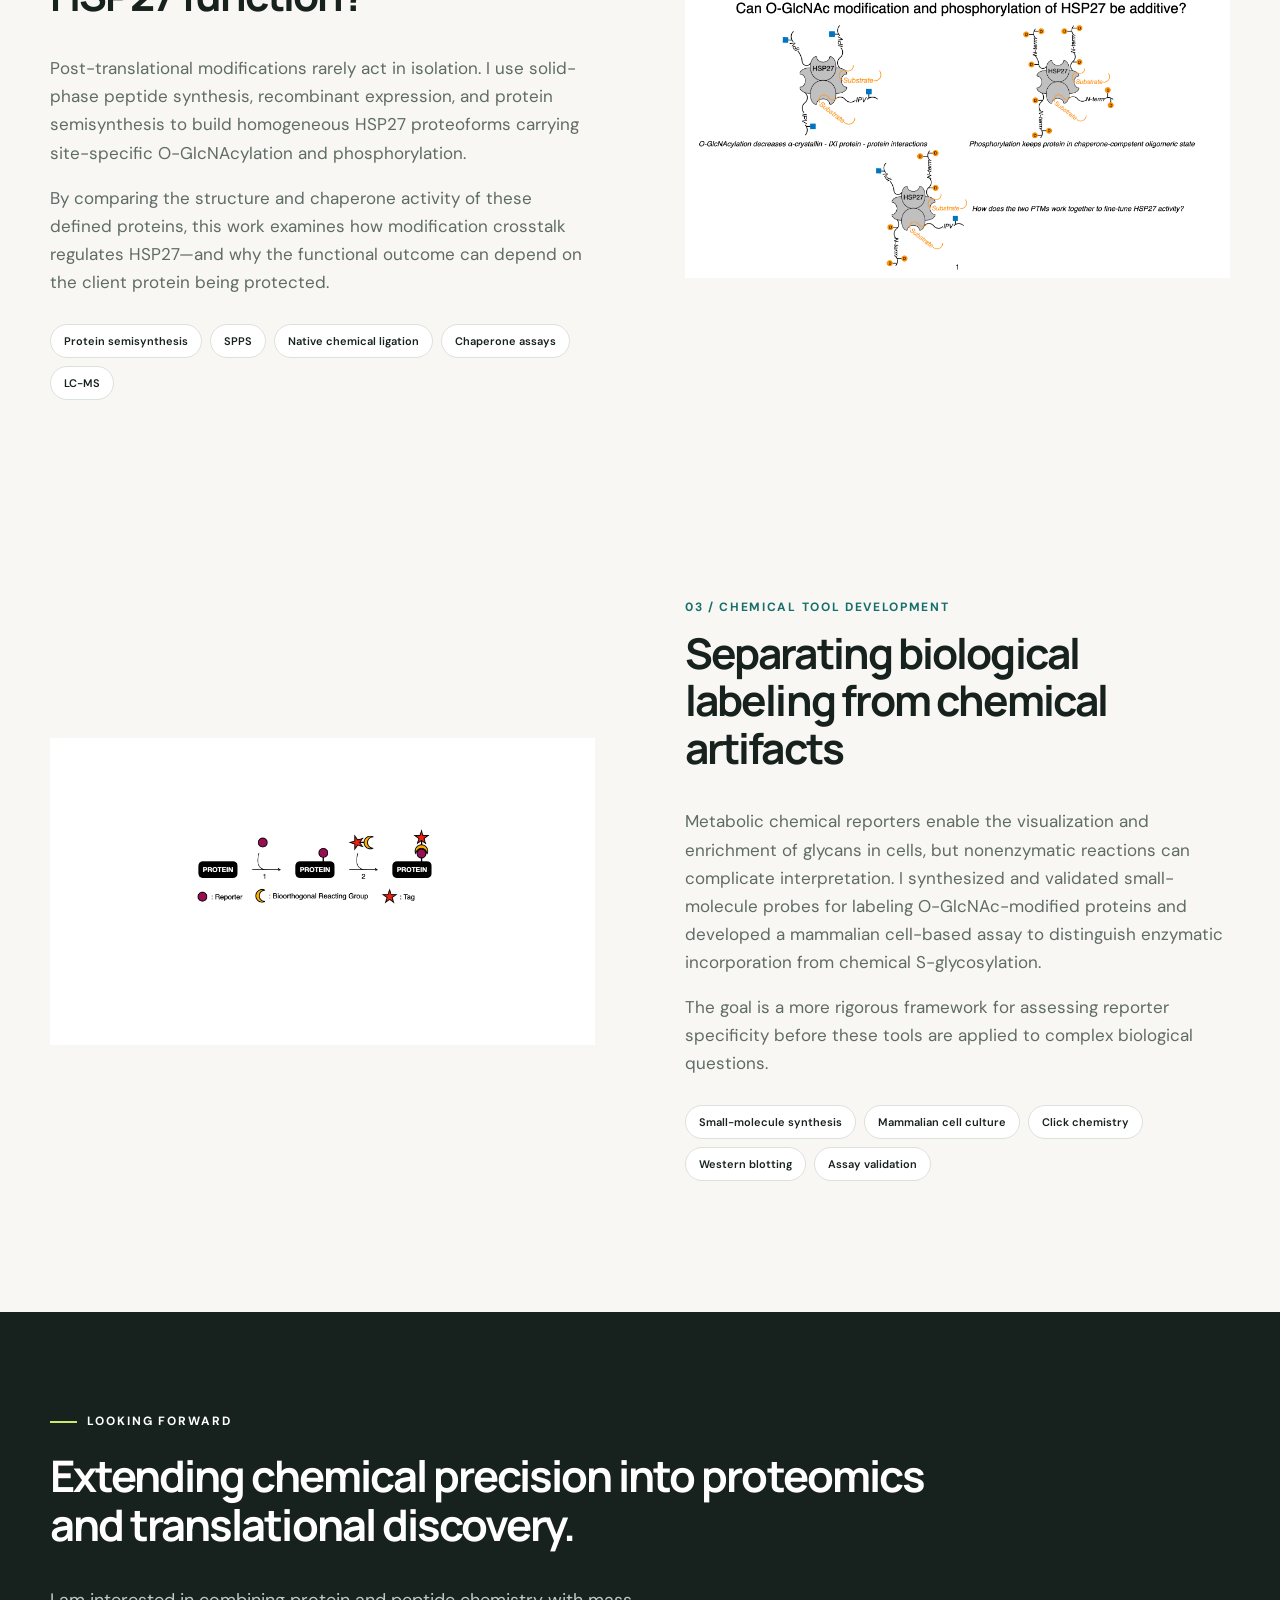
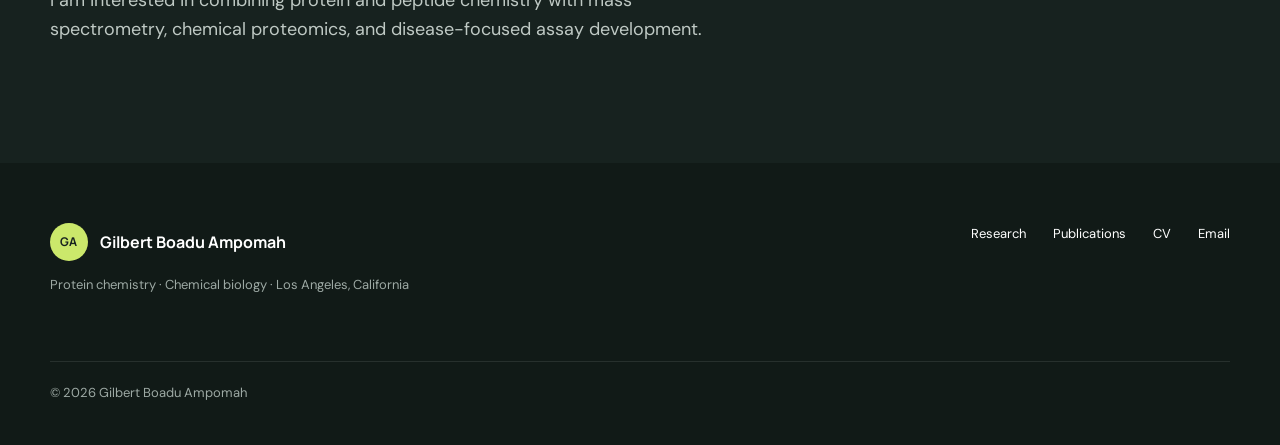
<file: research.html>
<!doctype html><html lang="en"><head><meta charset="utf-8"><meta name="viewport" content="width=device-width, initial-scale=1"><meta name="description" content="Research by Gilbert Boadu Ampomah in protein chemistry, PTMs, and chemical biology."><title>Research | Gilbert Boadu Ampomah</title><link rel="preconnect" href="https://fonts.googleapis.com"><link rel="preconnect" href="https://fonts.gstatic.com" crossorigin><link href="https://fonts.googleapis.com/css2?family=DM+Sans:wght@400;500;600;700&family=Manrope:wght@500;600;700;800&display=swap" rel="stylesheet"><link rel="stylesheet" href="assets/styles.css"></head><body>
<header class="site-header"><a class="brand" href="index.html"><span class="brand-mark">GA</span><span>Gilbert Ampomah</span></a><button class="menu-toggle" aria-expanded="false" aria-controls="site-nav"><span></span><span></span><span></span><span class="sr-only">Menu</span></button><nav id="site-nav" class="site-nav"><a href="index.html">Home</a><a href="about.html">About</a><a class="active" href="research.html">Research</a><a href="publications.html">Publications</a><a href="teaching.html">Teaching</a><a class="nav-cta" href="cv.html">CV</a></nav></header>
<main><section class="page-hero research-hero wrap"><p class="eyebrow"><span></span> Research</p><h1>Building precise chemical tools to ask sharper biological questions.</h1><p class="lede narrow">I combine synthesis, recombinant protein chemistry, biophysical analysis, and cellular assays to understand how proteins are regulated—and how that regulation changes in disease.</p></section>
<section class="project-section wrap" id="synuclein"><div class="project-art image-art"><img src="assets/alpha-synuclein-project.png" alt="Graphical summary of the comparative alpha-synuclein aggregation study" loading="lazy"></div><div class="project-copy"><p class="project-index">01 / Protein aggregation</p><h2>What can long-lived animals teach us about α-synuclein?</h2><p>α-Synuclein aggregation is central to Parkinson’s disease, yet the protein is conserved across vertebrates with dramatically different lifespans. I expressed and purified α-synuclein from eight animal species and compared their aggregation kinetics, fibril morphology, sedimentation behavior, and protease susceptibility.</p><p>This comparative approach revealed that sequences from long-lived species generally display diminished aggregation relative to shorter-lived species, including humans—suggesting that evolutionary lifespan may encode useful molecular insights into proteostasis.</p><ul class="tag-list"><li>Recombinant expression</li><li>ThT kinetics</li><li>Electron microscopy</li><li>Circular dichroism</li><li>Proteinase-K digestion</li></ul></div></section>
<section class="project-section reverse wrap" id="hsp27"><div class="project-art image-art"><img src="assets/hsp27-project.001.jpeg" alt="Graphical summary of O-GlcNAcylation and phosphorylation crosstalk in HSP27" loading="lazy"></div><div class="project-copy"><p class="project-index">02 / PTM crosstalk</p><h2>How do multiple modifications reshape HSP27 function?</h2><p>Post-translational modifications rarely act in isolation. I use solid-phase peptide synthesis, recombinant expression, and protein semisynthesis to build homogeneous HSP27 proteoforms carrying site-specific O-GlcNAcylation and phosphorylation.</p><p>By comparing the structure and chaperone activity of these defined proteins, this work examines how modification crosstalk regulates HSP27—and why the functional outcome can depend on the client protein being protected.</p><ul class="tag-list"><li>Protein semisynthesis</li><li>SPPS</li><li>Native chemical ligation</li><li>Chaperone assays</li><li>LC-MS</li></ul></div></section>
<section class="project-section wrap" id="reporters"><div class="project-art image-art"><img src="assets/chemical-reporter.001.jpeg" alt="Graphical summary of the metabolic chemical reporter validation platform" loading="lazy"></div><div class="project-copy"><p class="project-index">03 / Chemical tool development</p><h2>Separating biological labeling from chemical artifacts</h2><p>Metabolic chemical reporters enable the visualization and enrichment of glycans in cells, but nonenzymatic reactions can complicate interpretation. I synthesized and validated small-molecule probes for labeling O-GlcNAc-modified proteins and developed a mammalian cell-based assay to distinguish enzymatic incorporation from chemical S-glycosylation.</p><p>The goal is a more rigorous framework for assessing reporter specificity before these tools are applied to complex biological questions.</p><ul class="tag-list"><li>Small-molecule synthesis</li><li>Mammalian cell culture</li><li>Click chemistry</li><li>Western blotting</li><li>Assay validation</li></ul></div></section>
<section class="future-banner"><div class="wrap"><p class="eyebrow light"><span></span> Looking forward</p><h2>Extending chemical precision into proteomics and translational discovery.</h2><p>I am interested in combining protein and peptide chemistry with mass spectrometry, chemical proteomics, and disease-focused assay development.</p></div></section></main>
<footer class="site-footer"><div class="wrap"><div><a class="brand footer-brand" href="index.html"><span class="brand-mark">GA</span><span>Gilbert Boadu Ampomah</span></a><p>Protein chemistry · Chemical biology · Los Angeles, California</p></div><div class="footer-links"><a href="research.html">Research</a><a href="publications.html">Publications</a><a href="cv.html">CV</a><a href="mailto:gilbertboadu@outlook.com">Email</a></div><p class="copyright">© <span data-year></span> Gilbert Boadu Ampomah</p></div></footer><script src="assets/script.js"></script></body></html>
</file>
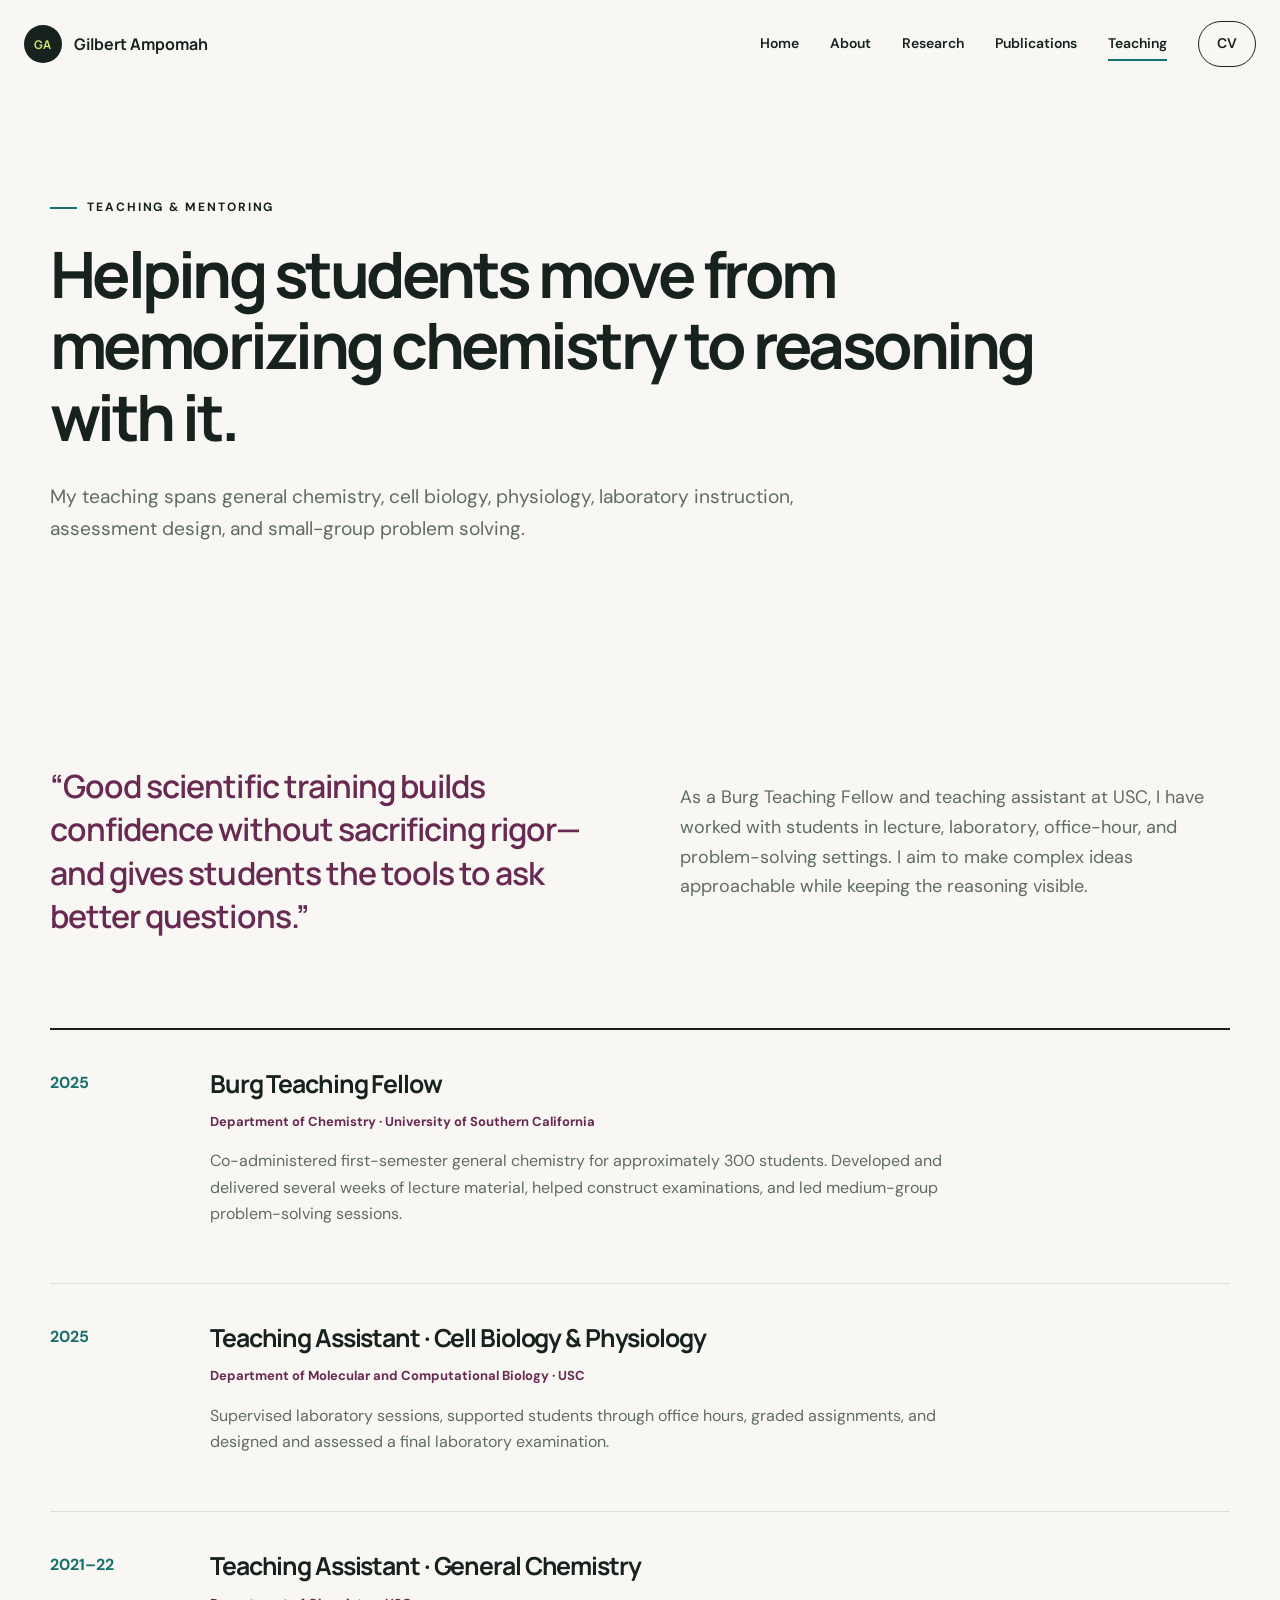
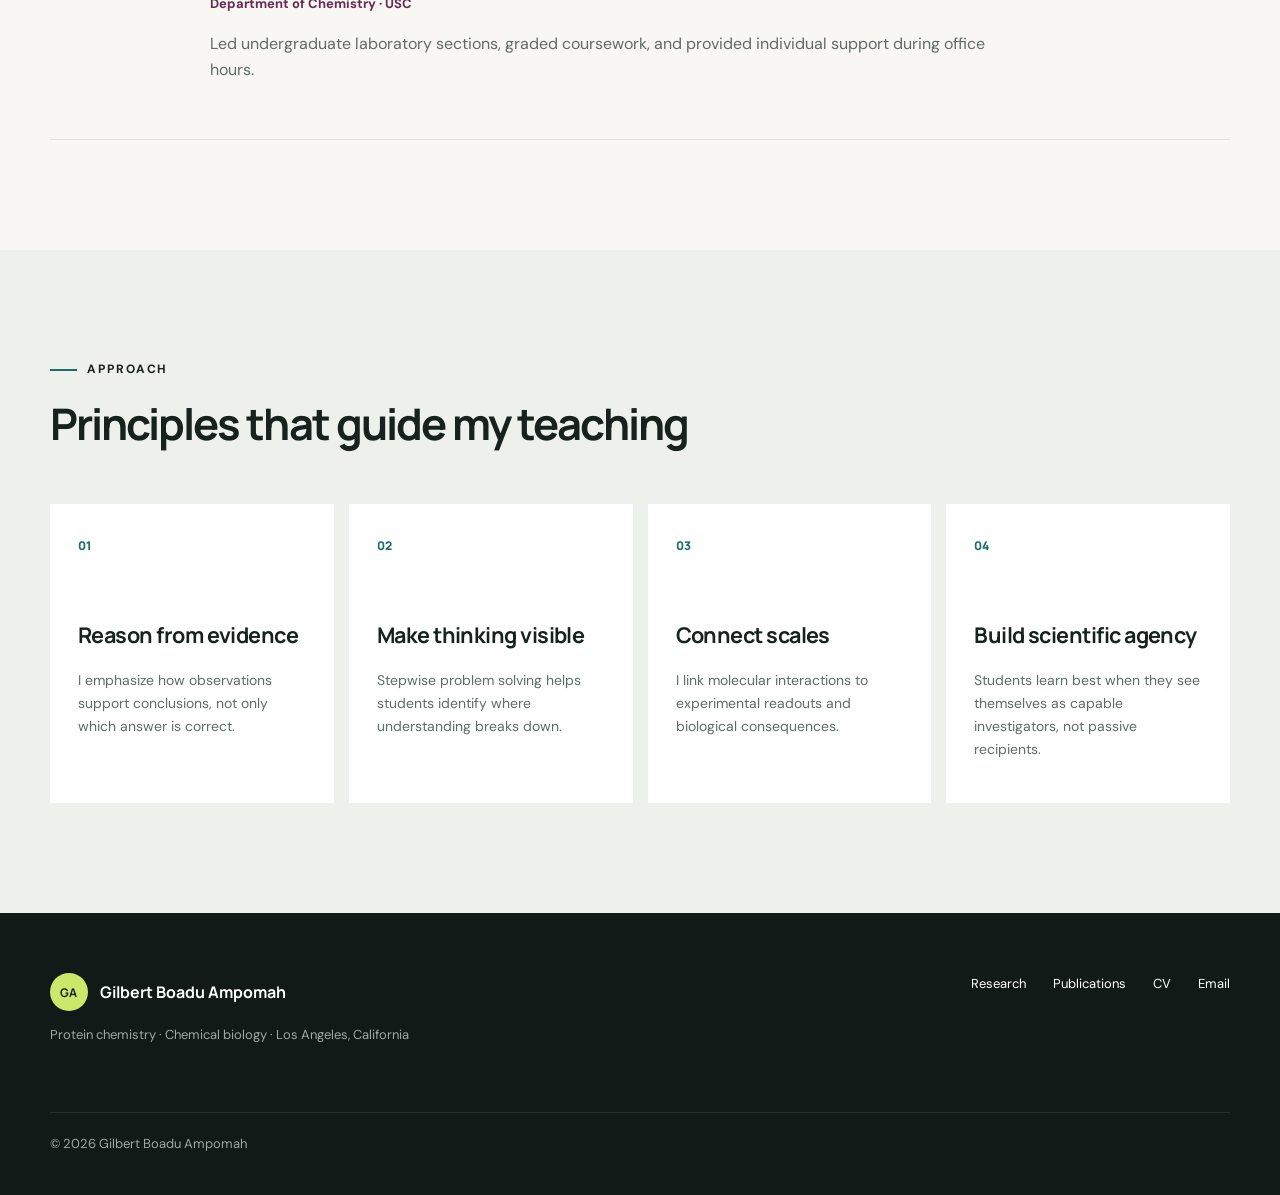
<file: teaching.html>
<!doctype html><html lang="en"><head><meta charset="utf-8"><meta name="viewport" content="width=device-width, initial-scale=1"><meta name="description" content="Teaching and mentoring by Gilbert Boadu Ampomah."><title>Teaching | Gilbert Boadu Ampomah</title><link rel="preconnect" href="https://fonts.googleapis.com"><link rel="preconnect" href="https://fonts.gstatic.com" crossorigin><link href="https://fonts.googleapis.com/css2?family=DM+Sans:wght@400;500;600;700&family=Manrope:wght@500;600;700;800&display=swap" rel="stylesheet"><link rel="stylesheet" href="assets/styles.css"></head><body>
<header class="site-header"><a class="brand" href="index.html"><span class="brand-mark">GA</span><span>Gilbert Ampomah</span></a><button class="menu-toggle" aria-expanded="false" aria-controls="site-nav"><span></span><span></span><span></span><span class="sr-only">Menu</span></button><nav id="site-nav" class="site-nav"><a href="index.html">Home</a><a href="about.html">About</a><a href="research.html">Research</a><a href="publications.html">Publications</a><a class="active" href="teaching.html">Teaching</a><a class="nav-cta" href="cv.html">CV</a></nav></header>
<main><section class="page-hero teaching-hero wrap"><p class="eyebrow"><span></span> Teaching & mentoring</p><h1>Helping students move from memorizing chemistry to reasoning with it.</h1><p class="lede narrow">My teaching spans general chemistry, cell biology, physiology, laboratory instruction, assessment design, and small-group problem solving.</p></section>
<section class="section wrap"><div class="teaching-intro"><blockquote>“Good scientific training builds confidence without sacrificing rigor—and gives students the tools to ask better questions.”</blockquote><p>As a Burg Teaching Fellow and teaching assistant at USC, I have worked with students in lecture, laboratory, office-hour, and problem-solving settings. I aim to make complex ideas approachable while keeping the reasoning visible.</p></div><div class="experience-list"><article><span class="date-pill">2025</span><div><h2>Burg Teaching Fellow</h2><p class="institution">Department of Chemistry · University of Southern California</p><p>Co-administered first-semester general chemistry for approximately 300 students. Developed and delivered several weeks of lecture material, helped construct examinations, and led medium-group problem-solving sessions.</p></div></article><article><span class="date-pill">2025</span><div><h2>Teaching Assistant · Cell Biology & Physiology</h2><p class="institution">Department of Molecular and Computational Biology · USC</p><p>Supervised laboratory sessions, supported students through office hours, graded assignments, and designed and assessed a final laboratory examination.</p></div></article><article><span class="date-pill">2021–22</span><div><h2>Teaching Assistant · General Chemistry</h2><p class="institution">Department of Chemistry · USC</p><p>Led undergraduate laboratory sections, graded coursework, and provided individual support during office hours.</p></div></article></div></section>
<section class="section soft-section"><div class="wrap"><div class="section-heading"><p class="eyebrow"><span></span> Approach</p><h2>Principles that guide my teaching</h2></div><div class="principle-grid"><article><span>01</span><h3>Reason from evidence</h3><p>I emphasize how observations support conclusions, not only which answer is correct.</p></article><article><span>02</span><h3>Make thinking visible</h3><p>Stepwise problem solving helps students identify where understanding breaks down.</p></article><article><span>03</span><h3>Connect scales</h3><p>I link molecular interactions to experimental readouts and biological consequences.</p></article><article><span>04</span><h3>Build scientific agency</h3><p>Students learn best when they see themselves as capable investigators, not passive recipients.</p></article></div></div></section></main>
<footer class="site-footer"><div class="wrap"><div><a class="brand footer-brand" href="index.html"><span class="brand-mark">GA</span><span>Gilbert Boadu Ampomah</span></a><p>Protein chemistry · Chemical biology · Los Angeles, California</p></div><div class="footer-links"><a href="research.html">Research</a><a href="publications.html">Publications</a><a href="cv.html">CV</a><a href="mailto:gilbertboadu@outlook.com">Email</a></div><p class="copyright">© <span data-year></span> Gilbert Boadu Ampomah</p></div></footer><script src="assets/script.js"></script></body></html>
</file>
<file: assets/styles.css>
:root{--ink:#17221f;--muted:#5f6b67;--paper:#f8f7f3;--white:#fff;--plum:#682a51;--teal:#176f6b;--gold:#d89d35;--lime:#cbe86b;--line:#dce1dc;--display:'Manrope',sans-serif;--body:'DM Sans',sans-serif}*{box-sizing:border-box}html{scroll-behavior:smooth}body{margin:0;background:var(--paper);color:var(--ink);font:16px/1.65 var(--body)}a{color:inherit;text-decoration:none}img{max-width:100%}.wrap{width:min(1180px,calc(100% - 48px));margin:auto}.site-header{height:88px;display:flex;align-items:center;justify-content:space-between;width:min(1320px,calc(100% - 48px));margin:auto;position:relative;z-index:20}.brand{display:flex;gap:12px;align-items:center;font:700 16px var(--display)}.brand-mark{display:grid;place-items:center;width:38px;height:38px;border-radius:50%;background:var(--ink);color:var(--lime);font-size:12px;letter-spacing:.08em}.site-nav{display:flex;gap:31px;align-items:center;font-size:14px;font-weight:600}.site-nav a{padding:10px 0;position:relative}.site-nav a:not(.nav-cta):after{content:'';height:2px;position:absolute;left:0;right:100%;bottom:5px;background:var(--teal);transition:.25s}.site-nav a:hover:after,.site-nav a.active:after{right:0}.site-nav .nav-cta{padding:10px 18px;border:1px solid var(--ink);border-radius:100px}.site-nav .nav-cta:hover,.site-nav .nav-cta.active{background:var(--ink);color:white}.menu-toggle{display:none;background:none;border:0;padding:8px}.menu-toggle>span:not(.sr-only){display:block;width:24px;height:2px;background:var(--ink);margin:5px}.sr-only{position:absolute;width:1px;height:1px;padding:0;margin:-1px;overflow:hidden;clip:rect(0,0,0,0);white-space:nowrap;border:0}.hero{min-height:660px;display:grid;grid-template-columns:1.12fr .88fr;align-items:center;gap:70px;padding-top:38px;padding-bottom:80px}.eyebrow{text-transform:uppercase;letter-spacing:.16em;font-size:12px;font-weight:700;display:flex;align-items:center;gap:10px;margin:0 0 20px}.eyebrow span{width:27px;height:2px;background:var(--teal)}h1,h2,h3{font-family:var(--display);line-height:1.12;margin-top:0}h1{font-size:clamp(3rem,5.4vw,5.4rem);letter-spacing:-.055em;margin-bottom:28px}h1 em{font-style:normal;color:var(--teal)}h2{font-size:clamp(2rem,3.4vw,3.35rem);letter-spacing:-.045em}h3{font-size:1.35rem;letter-spacing:-.025em}.lede{font-size:1.2rem;line-height:1.7;color:var(--muted);max-width:720px}.narrow{max-width:790px}.button-row{display:flex;flex-wrap:wrap;gap:13px;margin:35px 0}.button{display:inline-flex;align-items:center;justify-content:center;gap:18px;padding:14px 22px;border-radius:4px;border:1px solid var(--ink);font-weight:700;font-size:14px;cursor:pointer;background:transparent}.button.primary{background:var(--ink);color:white}.button.primary:hover{background:var(--teal);border-color:var(--teal)}.button.secondary:hover{background:white}.mini-links{display:flex;gap:28px;font-size:13px;font-weight:700}.mini-links a{border-bottom:1px solid var(--line)}.hero-visual{height:520px;position:relative;display:grid;place-items:center;background:#e9efea;border-radius:50% 50% 45% 55% / 55% 45% 55% 45%}.portrait-placeholder{width:245px;height:310px;border-radius:130px 130px 22px 22px;background:linear-gradient(155deg,var(--teal),#0d3735);display:grid;place-items:center;color:white;box-shadow:0 30px 60px #173a3028;position:relative;z-index:2}.portrait-placeholder span{font:800 54px var(--display);letter-spacing:-.05em}.portrait-placeholder small{position:absolute;bottom:22px;text-transform:uppercase;letter-spacing:.2em;opacity:.6}.orbit{position:absolute;border:1px solid #9fb6ab;border-radius:50%;animation:spin 24s linear infinite}.orbit-one{width:410px;height:290px;transform:rotate(20deg)}.orbit-two{width:330px;height:430px;transform:rotate(-25deg);animation-direction:reverse}.orbit i{position:absolute;width:13px;height:13px;border-radius:50%;background:var(--gold);top:-7px;left:50%}.orbit i:nth-child(2){top:60%;left:-6px;background:var(--plum)}.orbit i:nth-child(3){top:80%;left:85%;background:var(--lime)}@keyframes spin{to{transform:rotate(380deg)}}.floating-card{position:absolute;background:white;padding:14px 17px;border-radius:8px;box-shadow:0 16px 35px #1c352b1f;display:flex;gap:10px;align-items:center;z-index:3}.floating-card b{font:800 20px var(--display);color:var(--plum)}.floating-card span{font-size:11px;line-height:1.3;color:var(--muted)}.card-a{left:-25px;top:100px}.card-b{right:-15px;bottom:80px}.dark-band{background:var(--ink);color:white}.metrics{display:grid;grid-template-columns:repeat(3,1fr);padding:34px 0}.metrics div{padding:0 42px;border-right:1px solid #ffffff28}.metrics div:first-child{padding-left:0}.metrics div:last-child{border:0}.metrics strong,.metrics span{display:block}.metrics strong{font:700 16px var(--display);margin-bottom:5px}.metrics span{font-size:13px;color:#c7d1cc}.section{padding-top:110px;padding-bottom:110px}.section-heading{max-width:710px;margin-bottom:55px}.section-heading>p:last-child{color:var(--muted);font-size:18px}.research-grid{display:grid;grid-template-columns:repeat(3,1fr);gap:20px}.research-card{min-height:405px;padding:30px;border-radius:6px;color:white;display:flex;flex-direction:column;position:relative;overflow:hidden;transition:.3s}.research-card:hover{transform:translateY(-7px);box-shadow:0 20px 50px #1d332724}.research-card.plum{background:var(--plum)}.research-card.teal{background:var(--teal)}.research-card.gold{background:#b36d14}.card-number{font-size:12px;opacity:.7}.molecule-icon{width:92px;height:92px;margin:30px 0 42px;display:grid;place-items:center;border:1px solid #ffffff5e;border-radius:50%;font:700 26px var(--display);position:relative}.molecule-icon:after,.molecule-icon:before{content:'';position:absolute;width:9px;height:9px;border-radius:50%;background:var(--lime);top:3px;right:10px}.molecule-icon:after{bottom:8px;left:2px;top:auto;right:auto;background:#fff}.research-card h3{font-size:1.45rem;margin-bottom:12px}.research-card p{font-size:14px;line-height:1.55;opacity:.85;margin:0 0 24px}.text-link{margin-top:auto;font-weight:700;font-size:13px}.text-link.strong{color:var(--teal);display:inline-block;margin-top:20px}.soft-section{background:#edf0eb}.split-feature{display:grid;grid-template-columns:1fr 1fr;gap:100px;align-items:center}.split-feature p:not(.eyebrow){font-size:17px;color:var(--muted)}.journey-map{height:410px;background:#dfe7df;border-radius:50% 5px 50% 5px;position:relative;padding:60px}.map-line{position:absolute;top:118px;bottom:100px;left:92px;border-left:2px dashed #89a497}.map-stop{position:relative;padding-left:65px;margin-bottom:105px}.map-stop span{position:absolute;left:22px;top:4px;width:21px;height:21px;border:5px solid white;border-radius:50%;background:var(--plum);box-shadow:0 0 0 2px var(--plum)}.map-stop.la span{background:var(--teal);box-shadow:0 0 0 2px var(--teal)}.map-stop b,.map-stop small{display:block}.map-stop b{font:700 19px var(--display)}.map-stop small{color:var(--muted)}.feature-publication{background:var(--plum);min-height:440px;border-radius:8px;color:white;padding:60px;display:grid;grid-template-columns:1.2fr .8fr;align-items:center;overflow:hidden}.feature-publication h2{max-width:650px}.feature-publication>div>p:not(.eyebrow,.citation){max-width:620px;color:#f0dce8}.citation{font-size:13px;color:#dbbdce}.eyebrow.light span{background:var(--lime)}.light-button{border-color:#ffffff50}.light-button:hover{background:white;color:var(--plum)}.protein-ribbon{height:300px;position:relative}.protein-ribbon span{position:absolute;width:220px;height:50px;border:12px solid var(--lime);border-left-color:transparent;border-right-color:transparent;border-radius:50%;transform:rotate(var(--r));top:var(--t);left:var(--l)}.protein-ribbon span:nth-child(1){--r:30deg;--t:45px;--l:20px}.protein-ribbon span:nth-child(2){--r:-30deg;--t:85px;--l:70px}.protein-ribbon span:nth-child(3){--r:65deg;--t:120px;--l:5px}.protein-ribbon span:nth-child(4){--r:-70deg;--t:145px;--l:95px}.protein-ribbon span:nth-child(5){--r:10deg;--t:180px;--l:30px}.contact-section{background:var(--teal);color:white;padding:80px 0}.contact-inner{display:flex;justify-content:space-between;align-items:center;gap:50px}.contact-inner h2{max-width:750px;margin-bottom:0}.button.white{background:white;color:var(--teal);border-color:white;white-space:nowrap}.site-footer{background:#111a17;color:white;padding:60px 0 28px}.site-footer>.wrap{display:grid;grid-template-columns:1fr auto;gap:40px}.footer-brand{margin-bottom:13px}.footer-brand .brand-mark{background:var(--lime);color:var(--ink)}.site-footer p{font-size:13px;color:#9da9a4}.footer-links{display:flex;gap:27px;font-size:13px}.copyright{grid-column:1/-1;border-top:1px solid #ffffff18;padding-top:20px}.page-hero{padding-top:110px;padding-bottom:90px}.page-hero h1{max-width:1050px;font-size:clamp(2.8rem,5vw,4.9rem)}.page-hero.compact{padding-bottom:35px}.story-layout{display:grid;grid-template-columns:320px 1fr;gap:100px;padding-top:20px}.profile-panel{background:var(--ink);color:white;padding:32px;align-self:start;position:sticky;top:25px}.large-monogram{height:255px;background:var(--teal);display:grid;place-items:center;font:800 64px var(--display);color:var(--lime);margin-bottom:28px}.profile-panel h2{font-size:1.35rem;margin-bottom:6px}.profile-panel p{font-size:14px;color:#bec9c4}.profile-panel b{color:white}.profile-rule{border-top:1px solid #ffffff32;margin:24px 0}.prose{max-width:720px}.prose h2{font-size:2.6rem}.prose p{font-size:18px;color:var(--muted);margin:0 0 24px}.prose strong{color:var(--ink)}.timeline{display:grid;grid-template-columns:repeat(4,1fr);border-top:2px solid var(--ink)}.timeline article{padding:30px 25px;border-right:1px solid #cbd3cd;position:relative}.timeline article:before{content:'';position:absolute;width:12px;height:12px;border-radius:50%;background:var(--teal);top:-7px;left:24px}.timeline span{font-size:12px;font-weight:700;color:var(--teal)}.timeline h3{font-size:1.1rem;margin:15px 0 10px}.timeline p{font-size:14px;color:var(--muted)}.two-column{display:grid;grid-template-columns:.7fr 1.3fr;gap:100px}.award-list div{display:grid;grid-template-columns:100px 1fr;border-top:1px solid var(--line);padding:20px 0}.award-list b{color:var(--teal)}.project-section{display:grid;grid-template-columns:1fr 1fr;gap:90px;align-items:center;padding-top:55px;padding-bottom:115px;scroll-margin-top:40px}.project-section.reverse .project-art{order:2}.project-art{height:440px;position:relative;display:grid;place-items:center;border-radius:5px;overflow:hidden;color:white}.plum-art{background:var(--plum)}.teal-art{background:var(--teal)}.gold-art{background:#b36d14}.project-art small{position:absolute;bottom:22px;left:25px;text-transform:uppercase;letter-spacing:.12em;font-size:10px}.giant-symbol{font:800 85px var(--display);z-index:2}.fibrils i{position:absolute;height:8px;width:310px;background:var(--lime);border-radius:50%;left:80px;transform:rotate(var(--a));top:var(--y);opacity:.75}.fibrils i:nth-child(1){--a:25deg;--y:90px}.fibrils i:nth-child(2){--a:-35deg;--y:160px}.fibrils i:nth-child(3){--a:12deg;--y:260px}.fibrils i:nth-child(4){--a:-18deg;--y:330px}.node-web i,.cell-shape i{position:absolute;border:1px solid #ffffff72;border-radius:50%}.node-web i:nth-child(1){width:330px;height:180px}.node-web i:nth-child(2){width:180px;height:330px}.node-web i:nth-child(3){width:260px;height:260px}.node-web i:nth-child(4){width:12px;height:12px;background:var(--lime);border:0;left:68%;top:21%}.cell-shape i:nth-child(1){width:340px;height:290px;border-width:2px}.cell-shape i:nth-child(2){width:150px;height:140px;background:#ffffff16;left:31%;top:34%}.cell-shape i:nth-child(3){width:20px;height:20px;background:var(--lime);border:0;left:25%;top:25%}.project-index{font-size:12px;text-transform:uppercase;letter-spacing:.14em;color:var(--teal);font-weight:700}.project-copy h2{font-size:2.65rem}.project-copy>p:not(.project-index){color:var(--muted);font-size:17px}.tag-list{list-style:none;padding:0;display:flex;flex-wrap:wrap;gap:8px;margin-top:28px}.tag-list li{border:1px solid var(--line);border-radius:100px;padding:7px 13px;font-size:11px;font-weight:600;background:white}.future-banner{background:var(--ink);color:white;padding:100px 0}.future-banner h2{max-width:900px}.future-banner p:last-child{max-width:700px;color:#bfc9c4;font-size:18px}.filter-row{display:flex;flex-wrap:wrap;gap:8px;margin-bottom:50px}.filter{font:600 13px var(--body);padding:10px 18px;border:1px solid var(--line);background:transparent;border-radius:100px;cursor:pointer}.filter.active,.filter:hover{background:var(--ink);color:white;border-color:var(--ink)}.publication-list{border-top:1px solid var(--ink)}.publication-list article{display:grid;grid-template-columns:100px 1fr;gap:30px;padding:33px 0;border-bottom:1px solid var(--line)}.publication-list article[hidden]{display:none}.pub-year{font:800 20px var(--display);color:var(--teal)}.pub-type{font-size:11px;text-transform:uppercase;letter-spacing:.12em;color:var(--plum);font-weight:700}.publication-list h2{font-size:1.4rem;max-width:880px;margin-bottom:12px}.publication-list article div>p:last-child{font-size:14px;color:var(--muted)}.teaching-intro{display:grid;grid-template-columns:1fr 1fr;gap:80px;margin-bottom:90px}.teaching-intro blockquote{font:600 2rem/1.35 var(--display);letter-spacing:-.03em;margin:0;color:var(--plum)}.teaching-intro>p{font-size:18px;color:var(--muted)}.experience-list{border-top:2px solid var(--ink)}.experience-list article{display:grid;grid-template-columns:125px 1fr;gap:35px;padding:40px 0;border-bottom:1px solid var(--line)}.date-pill{color:var(--teal);font-weight:700}.experience-list h2{font-size:1.55rem;margin-bottom:7px}.institution{font-size:13px;font-weight:700;color:var(--plum)}.experience-list article div>p:last-child{color:var(--muted);max-width:780px}.principle-grid{display:grid;grid-template-columns:repeat(4,1fr);gap:15px}.principle-grid article{background:white;padding:28px;min-height:260px}.principle-grid span{font:800 12px var(--display);color:var(--teal)}.principle-grid h3{margin-top:65px}.principle-grid p{font-size:14px;color:var(--muted)}.cv-layout{display:grid;grid-template-columns:270px 1fr;gap:90px;padding-top:30px}.cv-layout aside{border-right:1px solid var(--line);padding-right:40px}.cv-layout aside h2{font-size:1rem;text-transform:uppercase;letter-spacing:.12em;margin-top:0;margin-bottom:18px}.cv-layout aside h2:not(:first-child){margin-top:55px}.plain-list{list-style:none;padding:0;margin:0;color:var(--muted);font-size:14px}.plain-list li{padding:7px 0;border-bottom:1px solid var(--line)}.cv-main>section{margin-bottom:65px}.cv-main>section>h2{font-size:1.9rem;border-bottom:2px solid var(--ink);padding-bottom:12px}.cv-entry{display:grid;grid-template-columns:130px 1fr;column-gap:25px;padding:18px 0;border-bottom:1px solid var(--line)}.cv-entry>span{grid-row:1/3;font-size:12px;font-weight:700;color:var(--teal)}.cv-entry h3{font-size:1.05rem;margin:0 0 6px}.cv-entry p{grid-column:2;color:var(--muted);font-size:14px;margin:0}.reveal{opacity:0;transform:translateY(20px);transition:opacity .65s,transform .65s}.reveal.visible{opacity:1;transform:none}.delay-1{transition-delay:.12s}.delay-2{transition-delay:.24s}@media(max-width:900px){.site-header{height:72px}.menu-toggle{display:block}.site-nav{display:none;position:absolute;top:70px;left:0;right:0;background:var(--paper);padding:22px;box-shadow:0 15px 30px #18332518;flex-direction:column;align-items:flex-start}.site-nav.open{display:flex}.hero{grid-template-columns:1fr;padding-top:70px}.hero-visual{max-width:580px;width:100%;margin:auto}.metrics{grid-template-columns:1fr}.metrics div{border-right:0;border-bottom:1px solid #ffffff24;padding:18px 0}.research-grid,.timeline,.principle-grid{grid-template-columns:1fr 1fr}.split-feature,.feature-publication,.project-section,.project-section.reverse,.story-layout,.two-column,.teaching-intro{grid-template-columns:1fr}.project-section.reverse .project-art{order:0}.story-layout,.split-feature{gap:55px}.profile-panel{position:static;max-width:400px}.large-monogram{height:200px}.protein-ribbon{display:none}.contact-inner{align-items:flex-start;flex-direction:column}.cv-layout{grid-template-columns:1fr}.cv-layout aside{border-right:0;border-bottom:1px solid var(--line);padding:0 0 35px}.site-footer>.wrap{grid-template-columns:1fr}.copyright{grid-column:1}}@media(max-width:600px){.wrap,.site-header{width:min(100% - 30px,1180px)}h1{font-size:2.75rem}.hero{min-height:auto;gap:25px}.hero-visual{height:390px;transform:scale(.9)}.floating-card{display:none}.orbit-one{width:330px}.orbit-two{height:340px}.portrait-placeholder{height:260px;width:200px}.mini-links{flex-wrap:wrap}.metrics{padding:20px 0}.section{padding-top:75px;padding-bottom:75px}.research-grid,.timeline,.principle-grid{grid-template-columns:1fr}.research-card{min-height:355px}.split-feature{gap:45px}.journey-map{height:370px;padding:45px 30px}.map-line{left:62px}.feature-publication{padding:36px 25px}.page-hero{padding-top:70px;padding-bottom:55px}.story-layout{padding-top:0}.project-section{gap:35px;padding-bottom:80px}.project-art{height:340px}.project-copy h2{font-size:2rem}.publication-list article{grid-template-columns:1fr;gap:8px}.teaching-intro{gap:20px}.experience-list article{grid-template-columns:1fr;gap:10px}.cv-entry{grid-template-columns:1fr}.cv-entry>span{grid-row:auto}.cv-entry p{grid-column:1}.footer-links{flex-wrap:wrap}.contact-inner h2{font-size:2rem}}@media print{.site-header,.site-footer,.button-row{display:none}.page-hero{padding:25px 0}.cv-layout{padding-top:0}.section{padding:20px 0}body{background:white}.cv-main>section{break-inside:avoid;margin-bottom:25px}}
.portrait-placeholder {
  overflow: hidden;
}

/* Professional portrait */
.hero-visual .portrait-placeholder {
  position: relative;
  display: block;
  width: 300px;
  height: 380px;
  padding: 0;
  overflow: hidden;
  background: transparent;
  border-radius: 150px 150px 24px 24px;
  box-shadow: 0 30px 60px rgba(23, 58, 48, 0.18);
  z-index: 2;
}

.hero-visual .portrait-placeholder img {
  display: block;
  width: 100%;
  height: 100%;
  max-width: none;
  object-fit: cover;
  object-position: center top;
  border: none;
}

@media (max-width: 600px) {
  .hero-visual .portrait-placeholder {
    width: 220px;
    height: 290px;
  }

/* Research project images — remove illustration containers */
.project-section .project-art.image-art {
  display: block;
  height: auto;
  min-height: 0;
  padding: 0;
  margin: 0;
  overflow: visible;
  background: transparent;
  border: none;
  border-radius: 0;
  color: inherit;
}

/* Display the images at a larger size */
.project-section .project-art.image-art img {
  display: block;
  width: 115%;
  max-width: none;
  height: auto;
  margin-left: -7.5%;
  padding: 0;
  border: none;
  border-radius: 0;
  object-fit: initial;
  box-shadow: none;
}

/* Give the image slightly more space than the text */
.project-section {
  grid-template-columns: 1.1fr 0.9fr;
  gap: 65px;
}

/* Preserve the layout on smaller screens */
@media (max-width: 900px) {
  .project-section {
    grid-template-columns: 1fr;
  }

  .project-section .project-art.image-art img {
    width: 100%;
    margin-left: 0;
  }
}
</file>
